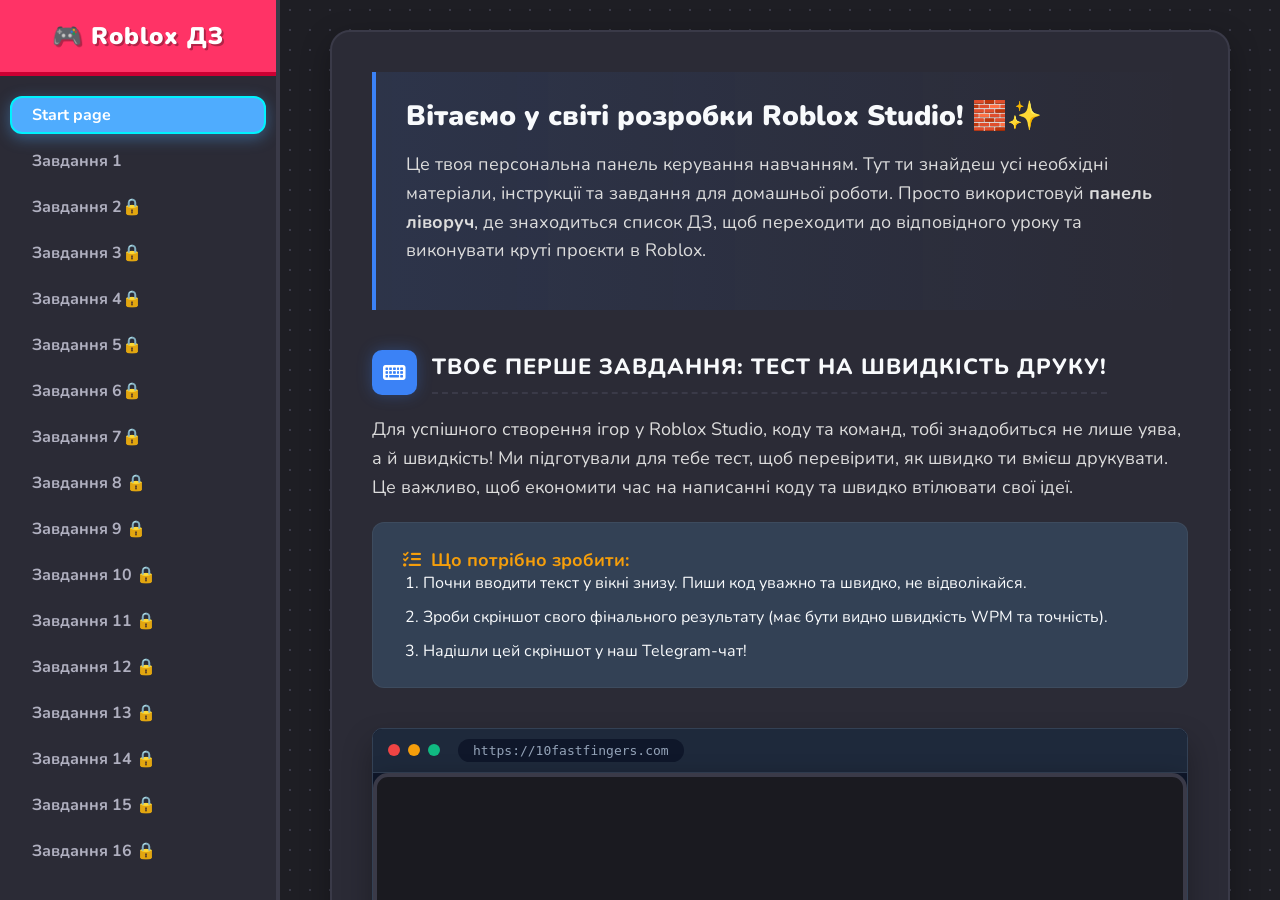
<file: index.html>
<!doctype html>
<html lang="uk">
  <head>
    <meta charset="UTF-8" />
    <meta name="viewport" content="width=device-width, initial-scale=1.0" />
    <title>Roblox Домашні Завдання</title>
    <link
      href="https://fonts.googleapis.com/css2?family=Nunito:wght@400;600;800;900&display=swap"
      rel="stylesheet"
    />
    <link
      rel="stylesheet"
      href="https://cdnjs.cloudflare.com/ajax/libs/font-awesome/6.4.0/css/all.min.css"
    />
    <link rel="stylesheet" href="style.css" />
    <link rel="stylesheet" href="index.css" />
  </head>
  <body>
    <div class="app-container">
      <aside class="sidebar">
        <div class="logo">
          <h2>🎮 Roblox ДЗ</h2>
        </div>
        <nav class="task-list">
          <a href="index.html" class="task-link active">Start page</a>
          <a href="hw1.html" class="task-link">Завдання 1</a>
          <a href="hw2.html" class="task-link">Завдання 2🔒</a>
          <a href="hw3.html" class="task-link">Завдання 3🔒</a>
          <a href="hw4.html" class="task-link">Завдання 4🔒</a>
          <a href="hw5.html" class="task-link">Завдання 5🔒</a>
          <a href="hw6.html" class="task-link">Завдання 6🔒</a>
          <a href="hw7.html" class="task-link">Завдання 7🔒</a>

          <a href="hw8.html" class="task-link">Завдання 8 🔒</a>
          <a href="hw9.html" class="task-link">Завдання 9 🔒</a>
          <a href="hw10.html" class="task-link">Завдання 10 🔒</a>
          <a href="hw11.html" class="task-link">Завдання 11 🔒</a>
          <a href="hw12.html" class="task-link">Завдання 12 🔒</a>
          <a href="hw13.html" class="task-link">Завдання 13 🔒</a>
          <a href="hw14.html" class="task-link">Завдання 14 🔒</a>
          <a href="hw15.html" class="task-link">Завдання 15 🔒</a>
          <a href="hw16.html" class="task-link">Завдання 16 🔒</a>
        </nav>
      </aside>

      <main class="main-content">
        <div class="content-box">
          <div class="welcome-banner">
            <h1>Вітаємо у світі розробки Roblox Studio! 🧱✨</h1>
            <p class="intro-text">
              Це твоя персональна панель керування навчанням. Тут ти знайдеш усі
              необхідні матеріали, інструкції та завдання для домашньої роботи.
              Просто використовуй <strong>панель ліворуч</strong>, де
              знаходиться список ДЗ, щоб переходити до відповідного уроку та
              виконувати круті проєкти в Roblox.
            </p>
          </div>

          <section class="task-section">
            <div class="task-header">
              <div class="task-icon-wrapper">
                <i class="fa-solid fa-keyboard"></i>
              </div>
              <h2 class="task-title">
                Твоє перше завдання: Тест на швидкість друку!
              </h2>
            </div>

            <p class="task-description">
              Для успішного створення ігор у Roblox Studio, коду та команд, тобі
              знадобиться не лише уява, а й швидкість! Ми підготували для тебе
              тест, щоб перевірити, як швидко ти вмієш друкувати. Це важливо,
              щоб економити час на написанні коду та швидко втілювати свої ідеї.
            </p>

            <div class="instructions-card">
              <h3>
                <i class="fa-solid fa-list-check"></i> Що потрібно зробити:
              </h3>
              <ol class="custom-list">
                <li>
                  Почни вводити текст у вікні знизу. Пиши код уважно та швидко,
                  не відволікайся.
                </li>
                <li>
                  Зроби скріншот свого фінального результату (має бути видно
                  швидкість WPM та точність).
                </li>
                <li>Надішли цей скріншот у наш Telegram-чат!</li>
              </ol>
            </div>

            <div class="iframe-browser-mockup">
              <div class="browser-bar">
                <span class="dot red"></span>
                <span class="dot yellow"></span>
                <span class="dot green"></span>
                <div class="browser-url">https://10fastfingers.com</div>
              </div>
              <div class="iframe-wrapper">
                <iframe
                  width="640"
                  height="600"
                  src="https://10fastfingers.com/widgets/ttembeddable/?dur=300&rand=0&words=Robot.start()|Step:10px|Step:20px|Step:50px|Turn:%22Left%22|Turn:%22Right%22|Move(forward)|Move(back)|Say:%22Hello!%22|Say:%22OK%22|Say:%22Go%22|Speed"
                  frameborder="0"
                ></iframe>
              </div>
            </div>
          </section>

          <hr class="glow-divider" />

          <div class="info-box telegram-box">
            <div class="tg-icon">🚀</div>
            <div>
              <strong>ЧАС ПОЧИНАТИ!</strong><br />
              Кожен великий розробник починав з малого. Пройди тест,
              <b>здай результат у Telegram</b> і переходь до першого завдання.
              Удачі у створенні власних світів!
              <br />
            </div>
          </div>
        </div>
      </main>
    </div>

    <div id="lightbox-modal" class="lightbox">
      <span class="close-btn">&times;</span>
      <img class="lightbox-content" id="lightbox-img" />
    </div>

    <script src="script.js"></script>
  </body>
</html>
</file>
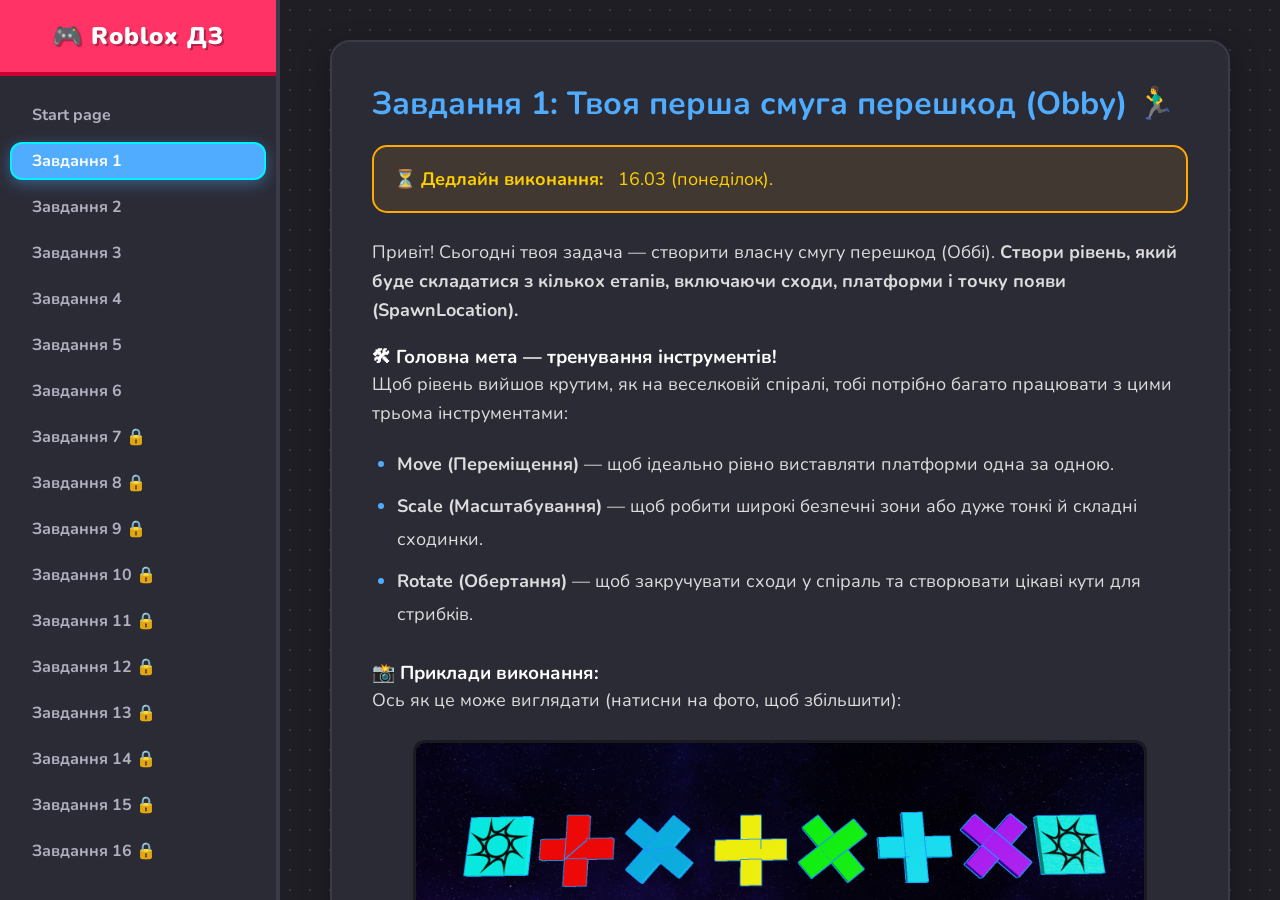
<file: hw1.html>
<!doctype html>
<html lang="uk">
  <head>
    <meta charset="UTF-8" />
    <meta name="viewport" content="width=device-width, initial-scale=1.0" />
    <title>Roblox ДЗ - Завдання 1</title>
    <link
      href="https://fonts.googleapis.com/css2?family=Nunito:wght@400;700;900&display=swap"
      rel="stylesheet"
    />
    <link rel="stylesheet" href="style.css" />
  </head>
  <body>
    <div class="app-container">
      <aside class="sidebar">
        <div class="logo">
          <h2>🎮 Roblox ДЗ</h2>
        </div>
        <nav class="task-list">
          <a href="index.html" class="task-link">Start page</a>
          <a href="hw1.html" class="task-link active">Завдання 1</a>
          <a href="hw2.html" class="task-link">Завдання 2 </a>
          <a href="hw3.html" class="task-link">Завдання 3 </a>
          <a href="hw4.html" class="task-link">Завдання 4 </a>
          <a href="hw5.html" class="task-link">Завдання 5 </a>
          <a href="hw6.html" class="task-link">Завдання 6 </a>
          <a href="hw7.html" class="task-link">Завдання 7 🔒</a>

          <a href="hw8.html" class="task-link">Завдання 8 🔒</a>
          <a href="hw9.html" class="task-link">Завдання 9 🔒</a>
          <a href="hw10.html" class="task-link">Завдання 10 🔒</a>
          <a href="hw11.html" class="task-link">Завдання 11 🔒</a>
          <a href="hw12.html" class="task-link">Завдання 12 🔒</a>
          <a href="hw13.html" class="task-link">Завдання 13 🔒</a>
          <a href="hw14.html" class="task-link">Завдання 14 🔒</a>
          <a href="hw15.html" class="task-link">Завдання 15 🔒</a>
          <a href="hw16.html" class="task-link">Завдання 16 🔒</a>
        </nav>
      </aside>

      <main class="main-content">
        <div class="content-box">
          <h1>Завдання 1: Твоя перша смуга перешкод (Obby) 🏃‍♂️</h1>

          <div class="info-box deadline-box">
            <strong>⏳ Дедлайн виконання:</strong> 16.03 (понеділок).
          </div>

          <p>
            Привіт! Сьогодні твоя задача — створити власну смугу перешкод
            (Оббі).
            <strong
              >Створи рівень, який буде складатися з кількох етапів, включаючи
              сходи, платформи і точку появи (SpawnLocation).</strong
            >
          </p>

          <h3>🛠 Головна мета — тренування інструментів!</h3>
          <p>
            Щоб рівень вийшов крутим, як на веселковій спіралі, тобі потрібно
            багато працювати з цими трьома інструментами:
          </p>
          <ul class="task-steps">
            <li>
              <strong>Move (Переміщення)</strong> — щоб ідеально рівно
              виставляти платформи одна за одною.
            </li>
            <li>
              <strong>Scale (Масштабування)</strong> — щоб робити широкі
              безпечні зони або дуже тонкі й складні сходинки.
            </li>
            <li>
              <strong>Rotate (Обертання)</strong> — щоб закручувати сходи у
              спіраль та створювати цікаві кути для стрибків.
            </li>
          </ul>

          <h3>📸 Приклади виконання:</h3>
          <p>Ось як це може виглядати (натисни на фото, щоб збільшити):</p>

          <div class="slider-wrapper">
            <div class="slider-container">
              <img src="img/1.png" alt="Приклад 1" class="slide active" />
              <img src="img/2.png" alt="Приклад 2" class="slide" />
              <img src="img/3.png" alt="Приклад 3" class="slide" />
              <img src="img/4.png" alt="Приклад 3" class="slide" />
              <img src="img/5.png" alt="Приклад 3" class="slide" />
            </div>

            <div class="slider-controls">
              <button
                class="slider-btn prev-btn"
                style="font-family: arial; font-size: 10px; color: #ffffff"
              >
                &#9668;
              </button>
              <button
                class="slider-btn next-btn"
                style="font-family: arial; font-size: 10px; color: #ffffff"
              >
                &#9658;
              </button>
            </div>
          </div>

          <div class="info-box warning-box">
            <div class="icon">🚫</div>
            <div>
              <strong>Увага: Тулбокс заборонено!</strong><br />
              Користуватися Toolbox у цьому завданні не можна. Всі деталі,
              сходинки та перешкоди ти маєш створити повністю самостійно,
              використовуючи лише базові фігури (Part). Покажи свою
              креативність!
            </div>
          </div>

          <div class="interactive-task">
            <h3>🎮 Перевір себе: Міні-гра!</h3>
            <p>
              Окрім побудови лабіринту в Roblox Studio, на тебе чекає ще одне
              важливе завдання! Зіграй у цю міні-гру, щоб закріпити знання про
              інструменти.
              <strong
                >Коли успішно пройдеш її, обов'язково зроби скріншот свого
                результату та скинь його у наш Telegram-чат</strong
              >
              разом із фотографіями твого лабіринту!
            </p>

            <div class="iframe-wrapper">
              <iframe
                src="https://learningapps.org/watch?v=pa8qwa5ut26"
                allowfullscreen="true"
                webkitallowfullscreen="true"
                mozallowfullscreen="true"
              ></iframe>
            </div>
          </div>

          <div class="info-box telegram-box">
            <div class="tg-icon">📲</div>
            <div>
              <strong>Як здати домашнє завдання:</strong><br />
              Коли все зробиш, обов'язково
              <b>зроби два скріншоти (або фото екрана)</b>: <br />

              📸 Фото твого <b>готового лабіринту</b> з декораціями.<br />

              🎮 Фото <b>пройденої міні-гри</b> .
              <br />

              Відправ обидві фотографії у наш спільний чат в Telegram.
            </div>
          </div>
        </div>
      </main>
    </div>
    <div id="lightbox-modal" class="lightbox">
      <span class="close-btn">&times;</span>
      <img class="lightbox-content" id="lightbox-img" />
    </div>

    <script src="script.js"></script>
  </body>
</html>
</file>
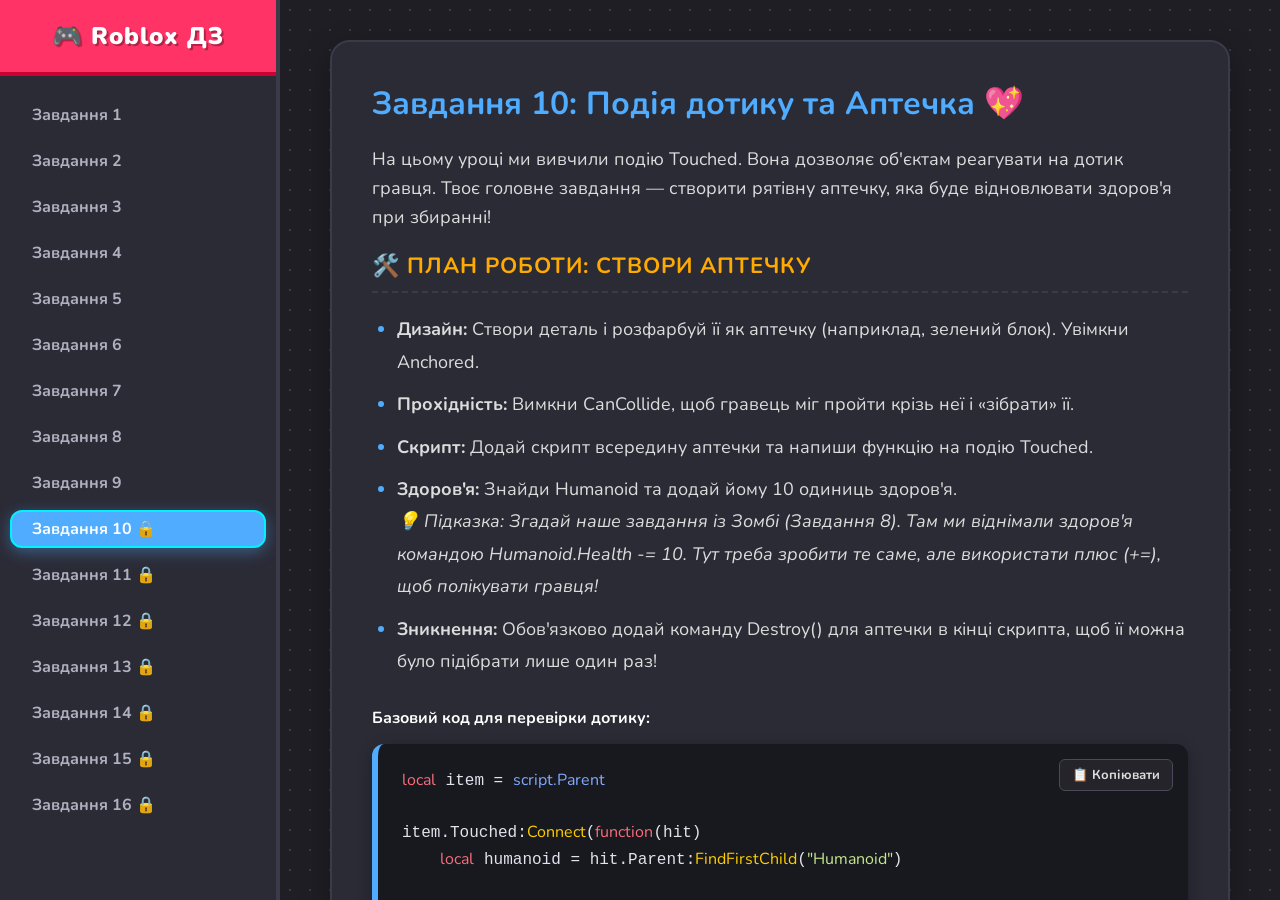
<file: hw10.html>
<!doctype html>
<html lang="uk">
  <head>
    <meta charset="UTF-8" />
    <meta name="viewport" content="width=device-width, initial-scale=1.0" />
    <title>Roblox ДЗ - Завдання 10</title>
    <link
      href="https://fonts.googleapis.com/css2?family=Nunito:wght@400;700;900&display=swap"
      rel="stylesheet"
    />
    <link rel="stylesheet" href="style.css" />
  </head>
  <body>
    <div class="app-container">
      <aside class="sidebar">
        <div class="logo">
          <h2>🎮 Roblox ДЗ</h2>
        </div>
        <nav class="task-list">
          <a href="hw1.html" class="task-link">Завдання 1</a>
          <a href="hw2.html" class="task-link">Завдання 2</a>
          <a href="hw3.html" class="task-link">Завдання 3</a>
          <a href="hw4.html" class="task-link">Завдання 4</a>
          <a href="hw5.html" class="task-link">Завдання 5</a>
          <a href="hw6.html" class="task-link">Завдання 6</a>
          <a href="hw7.html" class="task-link">Завдання 7</a>

          <a href="hw8.html" class="task-link">Завдання 8 </a>
          <a href="hw9.html" class="task-link">Завдання 9 </a>
          <a href="hw10.html" class="task-link active">Завдання 10 🔒</a>
          <a href="hw11.html" class="task-link">Завдання 11 🔒</a>
          <a href="hw12.html" class="task-link">Завдання 12 🔒</a>
          <a href="hw13.html" class="task-link">Завдання 13 🔒</a>
          <a href="hw14.html" class="task-link">Завдання 14 🔒</a>
          <a href="hw15.html" class="task-link">Завдання 15 🔒</a>
          <a href="hw16.html" class="task-link">Завдання 16 🔒</a>
        </nav>
      </aside>

      <main class="main-content locked">
        <div class="content-box">
          <div class="welcome-banner">
            <h1>Завдання 10: Подія дотику та Аптечка 💖</h1>
          </div>
          <p class="intro-text">
            На цьому уроці ми вивчили подію <code>Touched</code>. Вона дозволяє
            об'єктам реагувати на дотик гравця. Твоє головне завдання — створити
            рятівну аптечку, яка буде відновлювати здоров'я при збиранні!
          </p>
          <section class="task-section">
            <div class="task-header">
              <h2 class="task-title">🛠️ План роботи: Створи Аптечку</h2>
            </div>

            <div class="instructions-card">
              <ul class="task-steps">
                <li>
                  <strong>Дизайн:</strong> Створи деталь і розфарбуй її як
                  аптечку (наприклад, зелений блок). Увімкни
                  <code>Anchored</code>.
                </li>
                <li>
                  <strong>Прохідність:</strong> Вимкни <code>CanCollide</code>,
                  щоб гравець міг пройти крізь неї і «зібрати» її.
                </li>
                <li>
                  <strong>Скрипт:</strong> Додай скрипт всередину аптечки та
                  напиши функцію на подію <code>Touched</code>.
                </li>
                <li>
                  <strong>Здоров'я:</strong> Знайди Humanoid та додай йому 10
                  одиниць здоров'я. <br />
                  <em
                    >💡 Підказка: Згадай наше завдання із Зомбі (Завдання 8).
                    Там ми віднімали здоров'я командою
                    <code>Humanoid.Health -= 10</code>. Тут треба зробити те
                    саме, але використати плюс (<code>+=</code>), щоб полікувати
                    гравця!</em
                  >
                </li>
                <li>
                  <strong>Зникнення:</strong> Обов'язково додай команду
                  <code>Destroy()</code> для аптечки в кінці скрипта, щоб її
                  можна було підібрати лише один раз!
                </li>
              </ul>
            </div>

            <h4 style="margin-top: 30px; margin-bottom: 15px">
              Базовий код для перевірки дотику:
            </h4>
            <div class="code-placeholder">
              <button
                class="copy-btn"
                onclick="copyCode2(this, 'lua-code-touched')"
              >
                📋 Копіювати
              </button>
              <pre><code id="lua-code-touched"><span class="lua-keyword">local</span> item = <span class="lua-object">script.Parent</span>

item.Touched:<span class="lua-func">Connect</span>(<span class="lua-keyword">function</span>(hit)
    <span class="lua-keyword">local</span> humanoid = hit.Parent:<span class="lua-func">FindFirstChild</span>(<span class="lua-string">"Humanoid"</span>)
    
    <span class="lua-keyword">if</span> humanoid <span class="lua-keyword">then</span>
        <span class="lua-comment">-- ТУТ НАПИШИ КОД ДОДАВАННЯ ЗДОРОВ'Я</span>
        
        <span class="lua-comment">-- ТУТ НАПИШИ КОД ЗНИЩЕННЯ АПТЕЧКИ</span>
    <span class="lua-keyword">end</span>
<span class="lua-keyword">end</span>)</code></pre>
            </div>

            <details
              class="instructions-card"
              style="
                margin-top: 30px;
                background-color: rgba(56, 189, 248, 0.1);
                border: 1px dashed #38bdf8;
                cursor: pointer;
              "
            >
              <summary
                style="
                  font-size: 28px;
                  font-weight: bold;
                  color: #38bdf8;
                  outline: none;
                  padding: 15px 0;
                "
              >
                🔥 Додаткові завдання для ПРО-скриптерів (Натисни)
              </summary>
              <div
                style="
                  margin-top: 15px;
                  border-top: 1px solid rgba(56, 189, 248, 0.2);
                  padding-top: 15px;
                "
              >
                <p style="color: var(--text-main); margin-bottom: 15px">
                  Справився з аптечкою дуже швидко? Спробуй створити ще два
                  об'єкти на базі того самого скрипту:
                </p>
                <ul class="task-steps" style="color: var(--text-main)">
                  <li>
                    <strong>💀 Кислотна калюжа (Пастка):</strong> Створи зелену
                    плоску деталь. Напиши скрипт, який буде не лікувати, а
                    навпаки — <strong>віднімати 20 здоров'я</strong> при дотику.
                    Знищувати калюжу після дотику не потрібно!
                  </li>
                  <li style="margin-top: 10px">
                    <strong>⚡ Енергетик (Jump Pad):</strong> Створи ще один
                    предмет. При дотику до нього звернися до властивості
                    <code>Humanoid.WalkSpeed</code> та встанови її на
                    <strong>50</strong> (стандартна швидкість 16). Тепер гравець
                    бігатиме як Флеш!
                  </li>
                </ul>
              </div>
            </details>
          </section>

          <hr class="glow-divider" />
          <section class="interactive-section">
            <div class="interactive-task">
              <h3>🎮 Перевір себе: Ремонт коду (Touched)</h3>
              <p>
                Віднови скрипт для збирання предмета! Перетягни правильні
                команди на свої місця, щоб код запрацював без помилок. Звертай
                увагу на те, як працює подія дотику та пошук гравця.
              </p>

              <div class="iframe-wrapper" style="margin-bottom: 25px">
                <iframe
                  style="max-width: 100%"
                  src="https://wordwall.net/uk/embed/c5f80aa6906a4e288a595112e6c47f79?themeId=45&templateId=36&fontStackId=0"
                  width="500"
                  height="380"
                  frameborder="0"
                  allowfullscreen
                ></iframe>
              </div>
            </div>
          </section>

          <div class="info-box telegram-box">
            <div class="tg-icon">📲</div>
            <div>
              <strong>Як здати завдання:</strong><br />
              1️⃣ Запиши відео, як ти втрачаєш здоров'я (наприклад, у лаві), а
              потім лікуєшся своєю аптечкою.<br />
              2️⃣ Зроби скріншот пройденого інтерактивного завдання.<br />
              Відправ матеріали у наш Telegram-чат.
            </div>
          </div>
        </div>

        <div class="lock-overlay">
          <div class="lock-card">
            <div class="lock-icon">🛑</div>
            <h2>Ці домашні завдання поки недоступні.</h2>
          </div>
        </div>
      </main>
    </div>
    <script src="script.js"></script>
  </body>
</html>
</file>
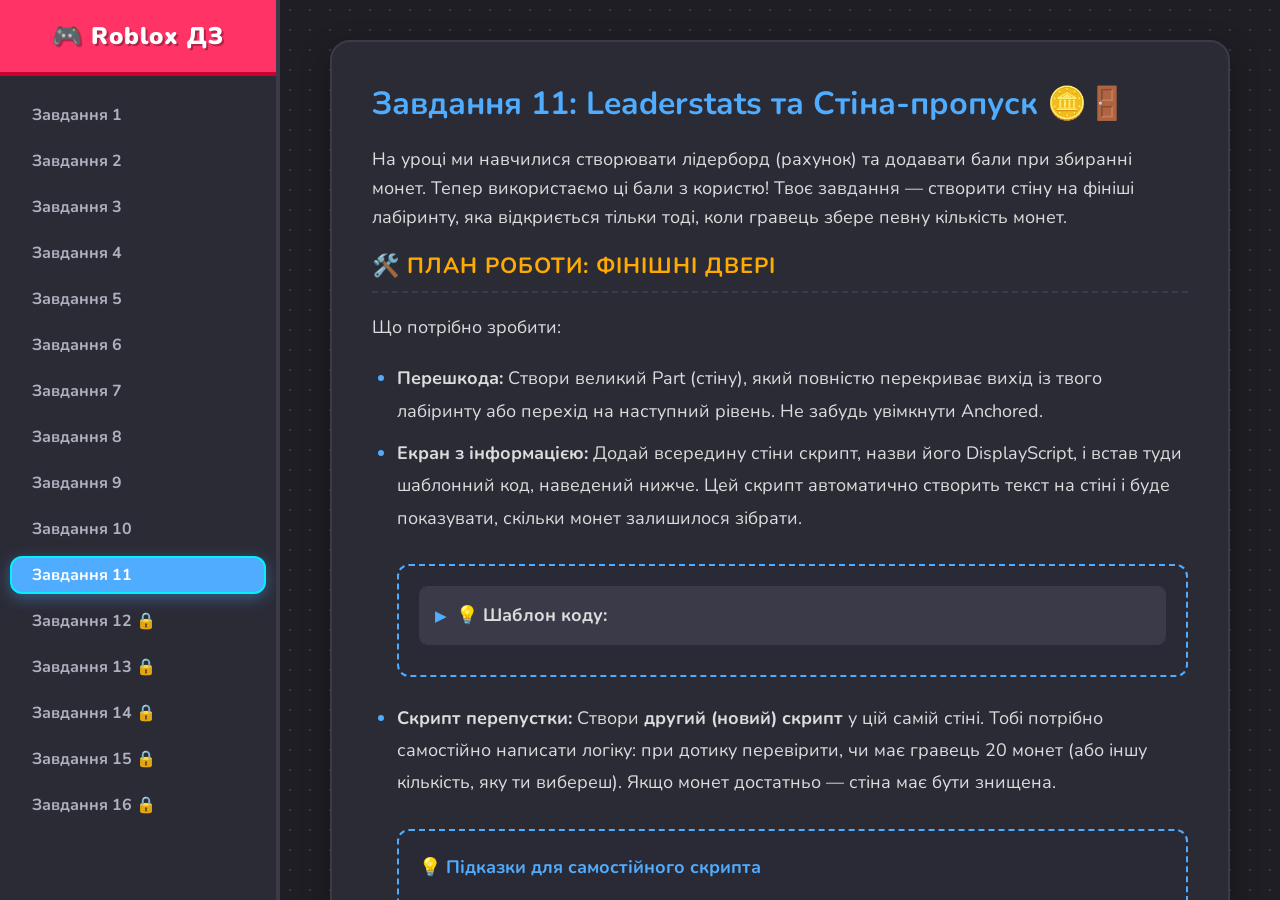
<file: hw11.html>
<!doctype html>
<html lang="uk">
  <head>
    <meta charset="UTF-8" />
    <meta name="viewport" content="width=device-width, initial-scale=1.0" />
    <title>Roblox ДЗ - Завдання 11</title>
    <link
      href="https://fonts.googleapis.com/css2?family=Nunito:wght@400;700;900&display=swap"
      rel="stylesheet"
    />
    <link rel="stylesheet" href="style.css" />
  </head>
  <body>
    <div class="app-container">
      <aside class="sidebar">
        <div class="logo">
          <h2>🎮 Roblox ДЗ</h2>
        </div>
        <nav class="task-list">
          <a href="hw1.html" class="task-link">Завдання 1</a>
          <a href="hw2.html" class="task-link">Завдання 2</a>
          <a href="hw3.html" class="task-link">Завдання 3</a>
          <a href="hw4.html" class="task-link">Завдання 4</a>
          <a href="hw5.html" class="task-link">Завдання 5</a>
          <a href="hw6.html" class="task-link">Завдання 6</a>
          <a href="hw7.html" class="task-link">Завдання 7</a>

          <a href="hw8.html" class="task-link">Завдання 8</a>
          <a href="hw9.html" class="task-link">Завдання 9 </a>
          <a href="hw10.html" class="task-link">Завдання 10 </a>
          <a href="hw11.html" class="task-link active">Завдання 11 </a>
          <a href="hw12.html" class="task-link">Завдання 12 🔒</a>
          <a href="hw13.html" class="task-link">Завдання 13 🔒</a>
          <a href="hw14.html" class="task-link">Завдання 14 🔒</a>
          <a href="hw15.html" class="task-link">Завдання 15 🔒</a>
          <a href="hw16.html" class="task-link">Завдання 16 🔒</a>
        </nav>
      </aside>

      <main class="main-content locked">
        <div class="content-box">
          <div class="welcome-banner">
            <h1>Завдання 11: Leaderstats та Стіна-пропуск 🪙🚪</h1>
          </div>

          <p class="intro-text">
            На уроці ми навчилися створювати лідерборд (рахунок) та додавати
            бали при збиранні монет. Тепер використаємо ці бали з користю! Твоє
            завдання — створити стіну на фініші лабіринту, яка відкриється
            тільки тоді, коли гравець збере певну кількість монет.
          </p>

          <section class="task-section">
            <div class="task-header">
              <h2 class="task-title">🛠️ План роботи: Фінішні двері</h2>
            </div>

            <div class="instructions-card">
              <p>Що потрібно зробити:</p>
              <ul class="task-steps">
                <li>
                  <strong>Перешкода:</strong> Створи великий Part (стіну), який
                  повністю перекриває вихід із твого лабіринту або перехід на
                  наступний рівень. Не забудь увімкнути <code>Anchored</code>.
                </li>
                <li>
                  <strong>Екран з інформацією:</strong> Додай всередину стіни
                  скрипт, назви його <code>DisplayScript</code>, і встав туди
                  шаблонний код, наведений нижче. Цей скрипт автоматично
                  створить текст на стіні і буде показувати, скільки монет
                  залишилося зібрати.
                </li>
                <div class="hints-wrapper" style="margin-top: 30px">
                  <details class="hint-item">
                    <summary>💡 Шаблон коду:</summary>
                    <div class="code-placeholder">
                      <button
                        class="copy-btn"
                        onclick="copyCode2(this, 'lua-code-gui')"
                      >
                        📋 Копіювати
                      </button>
                      <pre><code id="lua-code-gui"><span class="lua-keyword">local</span> wall = <span class="lua-object">script.Parent</span>
<span class="lua-keyword">local</span> requiredCoins = <span class="lua-num">20</span> <span class="lua-comment">-- Скільки монет потрібно зібрати</span>

<span class="lua-comment">-- 1. Створення екрана та тексту на стіні</span>
<span class="lua-keyword">local</span> surfaceGui = <span class="lua-func">Instance.new</span>(<span class="lua-string">"SurfaceGui"</span>)
surfaceGui.Face = <span class="lua-object">Enum.NormalId.Front</span> <span class="lua-comment">-- Якщо текст з іншого боку, зміни Front на Back, Left або Right</span>
surfaceGui.Parent = wall

<span class="lua-keyword">local</span> textLabel = <span class="lua-func">Instance.new</span>(<span class="lua-string">"TextLabel"</span>)
textLabel.Size = <span class="lua-func">UDim2.new</span>(<span class="lua-num">1</span>, <span class="lua-num">0</span>, <span class="lua-num">1</span>, <span class="lua-num">0</span>)
textLabel.BackgroundTransparency = <span class="lua-num">1</span>
textLabel.TextColor3 = <span class="lua-func">Color3.fromRGB</span>(<span class="lua-num">255</span>, <span class="lua-num">50</span>, <span class="lua-num">50</span>)
textLabel.TextScaled = <span class="lua-keyword">true</span>
textLabel.Font = <span class="lua-object">Enum.Font.FredokaOne</span>
textLabel.Text = <span class="lua-string">"Збери "</span> .. requiredCoins .. <span class="lua-string">" монет!"</span>
textLabel.Parent = surfaceGui

<span class="lua-comment">-- 2. Оновлення тексту при дотику гравця</span>
wall.Touched:<span class="lua-func">Connect</span>(<span class="lua-keyword">function</span>(hit)
    <span class="lua-keyword">local</span> character = hit.Parent
    <span class="lua-keyword">local</span> player = <span class="lua-object">game.Players</span>:<span class="lua-func">FindFirstChild</span>(character.Name)
    
    <span class="lua-keyword">if</span> player <span class="lua-keyword">then</span>
        <span class="lua-comment">-- УВАГА: Якщо твоя змінна лідерборду називається не "score", зміни слово нижче!</span>
        <span class="lua-keyword">local</span> currentCoins = player.<span class="lua-prop">leaderstats</span>.score.<span class="lua-prop">Value</span> 
        
        <span class="lua-keyword">if</span> currentCoins < requiredCoins <span class="lua-keyword">then</span>
            <span class="lua-keyword">local</span> leftToCollect = requiredCoins - currentCoins
            textLabel.Text = <span class="lua-string">"Залишилося: "</span> .. leftToCollect
        <span class="lua-keyword">end</span>
    <span class="lua-keyword">end</span>
<span class="lua-keyword">end</span>)</code></pre>
                    </div>
                  </details>
                </div>
                <li>
                  <strong>Скрипт перепустки:</strong> Створи
                  <strong>другий (новий) скрипт</strong> у цій самій стіні. Тобі
                  потрібно самостійно написати логіку: при дотику перевірити, чи
                  має гравець 20 монет (або іншу кількість, яку ти вибереш).
                  Якщо монет достатньо — стіна має бути знищена.
                  <div class="hints-wrapper" style="margin-top: 30px">
                    <h4>💡 Підказки для самостійного скрипта</h4>
                    <p
                      style="
                        font-size: 14px;
                        margin-bottom: 15px;
                        color: var(--text-muted);
                      "
                    >
                      Відкривай кроки по черзі, якщо не знаєш, що писати далі.
                    </p>

                    <details class="hint-item">
                      <summary>1. Початок скрипта</summary>
                      <p>
                        Тобі потрібна подія дотику. Створи змінну для стіни
                        (<code
                          ><span class="lua-object">script.Parent</span></code
                        >) та напиши конструкцію
                        <code
                          >Touched:<span class="lua-func">Connect</span>(<span
                            class="lua-keyword"
                            >function</span
                          >(otherPart)</code
                        >. Далі знайди гравця через
                        <code
                          >otherPart.<span class="lua-prop">Parent</span></code
                        >
                        та
                        <code
                          ><span class="lua-object">game.Players</span>:<span
                            class="lua-func"
                            >FindFirstChild</span
                          >(...)</code
                        >, як ми робили на уроці.
                      </p>
                    </details>

                    <details class="hint-item">
                      <summary>2. Доступ до рахунку (Leaderstats)</summary>
                      <p>
                        Коли ти знайшов гравця та перевірив його наявність
                        (<code
                          ><span class="lua-keyword">if</span> player
                          <span class="lua-keyword">then</span></code
                        >), звернися до його монет. Шлях такий:
                        <code
                          >player.<span class="lua-prop">leaderstats</span
                          >.ТВОЯ_НАЗВА_СТАТИСТИКИ.<span class="lua-prop"
                            >Value</span
                          ></code
                        >. Можеш зберегти це в окрему змінну.
                      </p>
                    </details>

                    <details class="hint-item">
                      <summary>3. Перевірка умови</summary>
                      <p>
                        Використай розгалуження. Напиши:
                        <strong>ЯКЩО</strong> монети гравця більше або дорівнює
                        (<code>&gt;=</code>) 20, <strong>ТОДІ</strong>...
                      </p>
                    </details>

                    <details class="hint-item">
                      <summary>4. Відкриття проходу</summary>
                      <p>
                        Всередині блоку
                        <code><span class="lua-keyword">if</span></code> напиши
                        команду, яка знищить стіну (команда
                        <code>:<span class="lua-func">Destroy</span>()</code>
                        для твоєї змінної стіни). Готово!
                      </p>
                    </details>
                  </div>
                </li>
              </ul>
            </div>
          </section>

          <div class="video-section">
            <h3 class="task-title" style="margin-bottom: 15px">
              <i class="fa-brands fa-youtube" style="color: #ff0000"></i>
              Відеоінструкція
            </h3>
            <div class="youtube-wrapper">
              <iframe
                width="560"
                height="315"
                src="https://www.youtube.com/embed/-qrk14aous4?si=8tuj19hXGpA-WnEN"
                title="YouTube video player"
                frameborder="0"
                allow="
                  accelerometer;
                  autoplay;
                  clipboard-write;
                  encrypted-media;
                  gyroscope;
                  picture-in-picture;
                  web-share;
                "
                referrerpolicy="strict-origin-when-cross-origin"
                allowfullscreen
              ></iframe>
            </div>
          </div>
          <hr class="divider" />

          <section class="interactive-section">
            <div class="interactive-task">
              <h3>🎮 Перевір себе: Термінологія Leaderstats</h3>
              <p>
                У програмуванні одна неправильна літера може зламати весь код!
                Збери з літер правильні назви команд та властивостей, які ми
                використовуємо для створення рахунку.
              </p>

              <div class="iframe-wrapper">
                <iframe
                  style="max-width: 100%"
                  src="https://wordwall.net/uk/embed/97efb74e774f444c90021e222488df0a?themeId=60&templateId=79&fontStackId=0"
                  width="500"
                  height="380"
                  frameborder="0"
                  allowfullscreen
                ></iframe>
              </div>
            </div>
          </section>

          <div class="info-box telegram-box">
            <div class="tg-icon">📲</div>
            <div>
              <strong>Як здати завдання:</strong><br />
              1️⃣ Зроби відео, де ти підходиш до стіни без монет (вона пише
              залишок), а потім збираєш 20 монет, підходиш знову — і стіна
              зникає.<br />
              2️⃣ Обов'язково зроби скріншоти результату в міні-іграх.<br />
              Відправ фото у наш Telegram-чат.
            </div>
          </div>
        </div>

        <!--<div class="lock-overlay">
          <div class="lock-card">
            <div class="lock-icon">🛑</div>
            <h2>Ці домашні завдання поки недоступні.</h2>
          </div>
        </div>-->
      </main>
    </div>
    <script src="script.js"></script>
  </body>
</html>
</file>
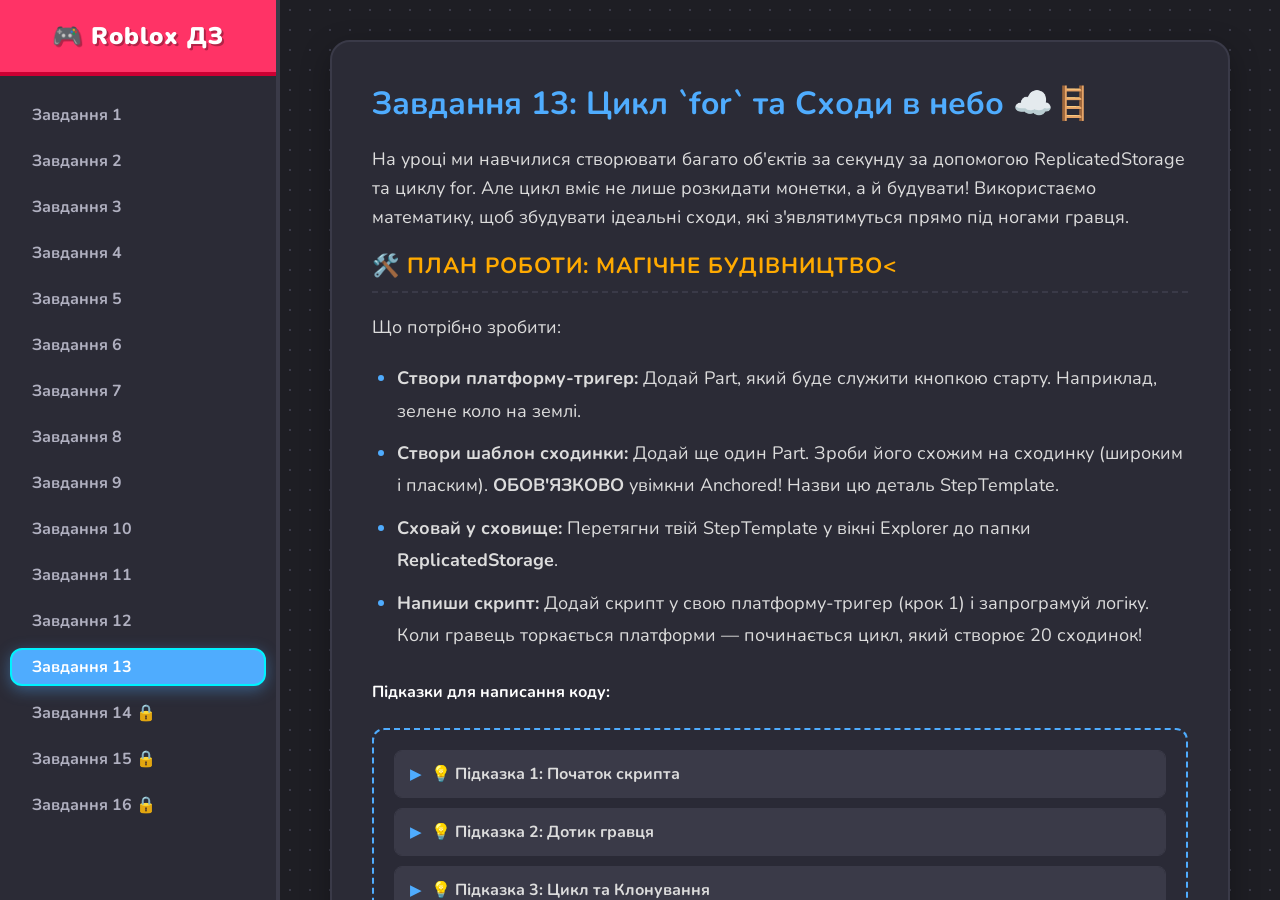
<file: hw13.html>
<!doctype html>
<html lang="uk">
  <head>
    <meta charset="UTF-8" />
    <meta name="viewport" content="width=device-width, initial-scale=1.0" />
    <title>Roblox ДЗ - Завдання 13</title>
    <link
      href="https://fonts.googleapis.com/css2?family=Nunito:wght@400;700;900&display=swap"
      rel="stylesheet"
    />
    <link rel="stylesheet" href="style.css" />
  </head>
  <body>
    <div class="app-container">
      <aside class="sidebar">
        <div class="logo">
          <h2>🎮 Roblox ДЗ</h2>
        </div>
        <nav class="task-list">
          <a href="hw1.html" class="task-link">Завдання 1</a>
          <a href="hw2.html" class="task-link">Завдання 2</a>
          <a href="hw3.html" class="task-link">Завдання 3</a>
          <a href="hw4.html" class="task-link">Завдання 4</a>
          <a href="hw5.html" class="task-link">Завдання 5</a>
          <a href="hw6.html" class="task-link">Завдання 6</a>
          <a href="hw7.html" class="task-link">Завдання 7</a>

          <a href="hw8.html" class="task-link">Завдання 8</a>
          <a href="hw9.html" class="task-link">Завдання 9 </a>
          <a href="hw10.html" class="task-link">Завдання 10 </a>
          <a href="hw11.html" class="task-link">Завдання 11 </a>
          <a href="hw12.html" class="task-link">Завдання 12 </a>
          <a href="hw13.html" class="task-link active">Завдання 13 </a>
          <a href="hw14.html" class="task-link">Завдання 14 🔒</a>
          <a href="hw15.html" class="task-link">Завдання 15 🔒</a>
          <a href="hw16.html" class="task-link">Завдання 16 🔒</a>
        </nav>
      </aside>

      <main class="main-content locked">
        <div class="content-box">
          <div class="welcome-banner">
            <h1>Завдання 13: Цикл `for` та Сходи в небо ☁️🪜</h1>
          </div>

          <p class="intro-text">
            На уроці ми навчилися створювати багато об'єктів за секунду за
            допомогою <code>ReplicatedStorage</code> та циклу <code>for</code>.
            Але цикл вміє не лише розкидати монетки, а й будувати! Використаємо
            математику, щоб збудувати ідеальні сходи, які з'являтимуться прямо
            під ногами гравця.
          </p>

          <section class="task-section">
            <div class="task-header">
              <h2 class="task-title">🛠️ План роботи: Магічне будівництво<</h2>
            </div>

            <div class="instructions-card">
              <p>Що потрібно зробити:</p>
              <ul class="task-steps">
                <li>
                  <strong>Створи платформу-тригер:</strong> Додай Part, який
                  буде служити кнопкою старту. Наприклад, зелене коло на землі.
                </li>
                <li>
                  <strong>Створи шаблон сходинки:</strong> Додай ще один Part.
                  Зроби його схожим на сходинку (широким і пласким).
                  <strong>ОБОВ'ЯЗКОВО</strong> увімкни <code>Anchored</code>!
                  Назви цю деталь <code>StepTemplate</code>.
                </li>
                <li>
                  <strong>Сховай у сховище:</strong> Перетягни твій
                  <code>StepTemplate</code> у вікні Explorer до папки
                  <strong>ReplicatedStorage</strong>.
                </li>
                <li>
                  <strong>Напиши скрипт:</strong> Додай скрипт у свою
                  платформу-тригер (крок 1) і запрограмуй логіку. Коли гравець
                  торкається платформи — починається цикл, який створює 20
                  сходинок!
                </li>
              </ul>
            </div>
            <h4 style="margin-top: 30px; margin-bottom: 15px">
              <i class="fa-solid fa-brain"></i> Підказки для написання коду:
            </h4>

            <div class="hints-wrapper">
              <details class="hint-item">
                <summary>💡 Підказка 1: Початок скрипта</summary>
                <p>
                  Спочатку створи змінну для своєї платформи. Потім отримай
                  доступ до <code>ReplicatedStorage</code> і знайди там свою
                  сходинку, як ми робили на уроці з монеткою.
                </p>
              </details>

              <details class="hint-item">
                <summary>💡 Підказка 2: Дотик гравця</summary>
                <p>
                  Напиши функцію на подію <code>Touched</code>. Знайди
                  <code>Humanoid</code> через <code>hit.Parent</code>. Якщо
                  Гуманоїд є — тоді запускай будівництво!
                </p>
              </details>

              <details class="hint-item">
                <summary>💡 Підказка 3: Цикл та Клонування</summary>
                <p>
                  Напиши цикл
                  <code
                    ><span class="lua-keyword">for</span> i =
                    <span class="lua-num">1</span>,
                    <span class="lua-num">20</span>
                    <span class="lua-keyword">do</span></code
                  >. Всередині циклу створи копію сходинки командою
                  <code><span class="lua-func">Clone</span>()</code>.
                </p>
              </details>

              <details class="hint-item">
                <summary>💡 Підказка 4: Секретна математика (Позиція)</summary>
                <p>
                  Щоб сходинки не з'явилися в одній точці, використай змінну
                  <code>i</code>! <br />
                  Напиши:
                  <code
                    ><span class="lua-keyword">local</span> y = i *
                    <span class="lua-num">3</span></code
                  >
                  (це висота)<br />
                  Напиши:
                  <code
                    ><span class="lua-keyword">local</span> z = i *
                    <span class="lua-num">4</span></code
                  >
                  (це зсув вперед)<br />
                  Тоді перша сходинка буде на висоті 3, друга — 6, третя — 9...
                  Справжні сходи! Задай цю позицію новій сходинці.
                </p>
              </details>

              <details class="hint-item">
                <summary>💡 Підказка 5: Фінальний штрих</summary>
                <p>
                  Не забудь перемістити нову сходинку у
                  <code><span class="lua-object">workspace</span></code
                  >. Також додай
                  <code
                    ><span class="lua-func">wait</span>(<span class="lua-num"
                      >0.2</span
                    >)</code
                  >
                  всередину циклу, щоб бачити, як сходи будуються по черзі, а не
                  з'являються всі миттєво.
                </p>
              </details>
            </div>
          </section>

          <div class="video-section">
            <h3 class="task-title" style="margin-bottom: 15px">
              <i class="fa-brands fa-youtube" style="color: #ff0000"></i>
              Відеоінструкція
            </h3>
            <div class="youtube-wrapper">
              <iframe
                width="560"
                height="315"
                src="https://www.youtube.com/embed/q8sEWYTGzyI?si=xanV0zu83Q1lMtPD"
                title="YouTube video player"
                frameborder="0"
                allow="
                  accelerometer;
                  autoplay;
                  clipboard-write;
                  encrypted-media;
                  gyroscope;
                  picture-in-picture;
                  web-share;
                "
                referrerpolicy="strict-origin-when-cross-origin"
                allowfullscreen
              ></iframe>
            </div>
          </div>
          <hr class="divider" />

          <section class="interactive-section">
            <div class="interactive-task">
              <h3>🎮 Перевір себе: Правда чи Брехня про Цикли</h3>
              <p>
                Час розвіяти міфи! Чи добре ти запам'ятав різницю між
                нескінченним <code>while</code> та точним <code>for</code>?
                Читай твердження на екрані та швидко вирішуй: це чиста правда чи
                вигадка нубів!
              </p>

              <div class="iframe-wrapper">
                <iframe
                  style="max-width: 100%"
                  src="https://wordwall.net/uk/embed/6a55da85165c4a06a2bc32182266f69c?themeId=1&templateId=35&fontStackId=0"
                  width="500"
                  height="380"
                  frameborder="0"
                  allowfullscreen
                ></iframe>
              </div>
            </div>
          </section>

          <div class="info-box telegram-box">
            <div class="tg-icon">📲</div>
            <div>
              <strong>Як здати завдання:</strong><br />
              1️⃣ Запиши відео, де ти стаєш на кнопку, і перед тобою ефектно
              будуються сходи в небо!<br />
              2️⃣ Обов'язково зроби скріншоти результату в міні-іграх.<br />
              Відправ фото у наш Telegram-чат.
            </div>
          </div>
        </div>

        <!--<div class="lock-overlay">
          <div class="lock-card">
            <div class="lock-icon">🛑</div>
            <h2>Ці домашні завдання поки недоступні.</h2>
          </div>
        </div>-->
      </main>
    </div>
    <script src="script.js"></script>
  </body>
</html>
</file>
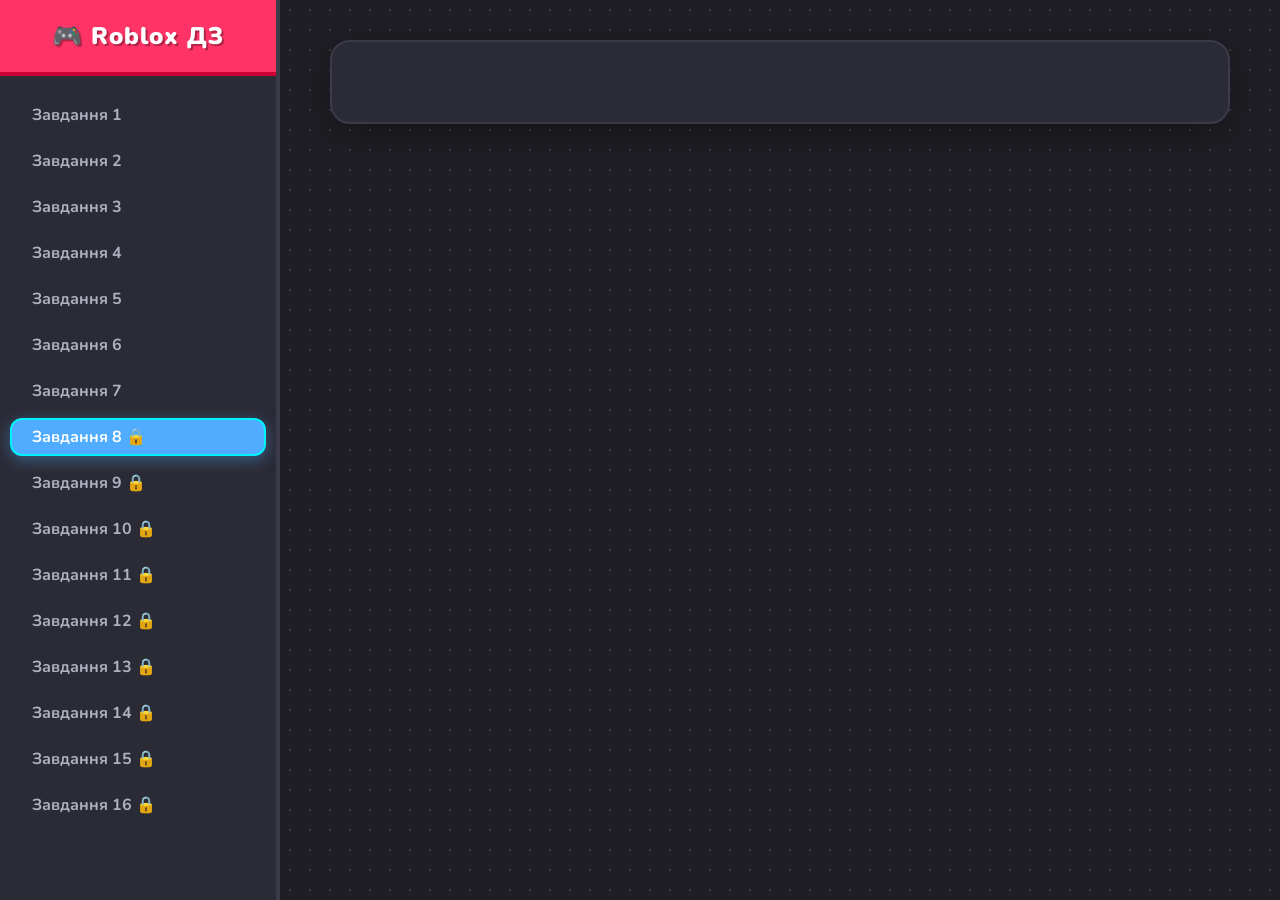
<file: hw14.html>
<!doctype html>
<html lang="uk">
  <head>
    <meta charset="UTF-8" />
    <meta name="viewport" content="width=device-width, initial-scale=1.0" />
    <title>Roblox ДЗ - Завдання 1</title>
    <link
      href="https://fonts.googleapis.com/css2?family=Nunito:wght@400;700;900&display=swap"
      rel="stylesheet"
    />
    <link rel="stylesheet" href="style.css" />
  </head>
  <body>
    <div class="app-container">
      <aside class="sidebar">
        <div class="logo">
          <h2>🎮 Roblox ДЗ</h2>
        </div>
        <nav class="task-list">
          <a href="hw1.html" class="task-link">Завдання 1</a>
          <a href="hw2.html" class="task-link">Завдання 2</a>
          <a href="hw3.html" class="task-link">Завдання 3</a>
          <a href="hw4.html" class="task-link">Завдання 4</a>
          <a href="hw5.html" class="task-link">Завдання 5</a>
          <a href="hw6.html" class="task-link">Завдання 6</a>
          <a href="hw7.html" class="task-link">Завдання 7</a>

          <a href="hw8.html" class="task-link active">Завдання 8 🔒</a>
          <a href="hw9.html" class="task-link">Завдання 9 🔒</a>
          <a href="hw10.html" class="task-link">Завдання 10 🔒</a>
          <a href="hw11.html" class="task-link">Завдання 11 🔒</a>
          <a href="hw12.html" class="task-link">Завдання 12 🔒</a>
          <a href="hw13.html" class="task-link">Завдання 13 🔒</a>
          <a href="hw14.html" class="task-link">Завдання 14 🔒</a>
          <a href="hw15.html" class="task-link">Завдання 15 🔒</a>
          <a href="hw16.html" class="task-link">Завдання 16 🔒</a>
        </nav>
      </aside>

      <main class="main-content locked">
        <div class="content-box"></div>

        <div class="lock-overlay">
          <div class="lock-card">
            <div class="lock-icon">🛑</div>
            <h2>Ці домашні завдання поки недоступні.</h2>
          </div>
        </div>
      </main>
    </div>
  </body>
</html>
</file>
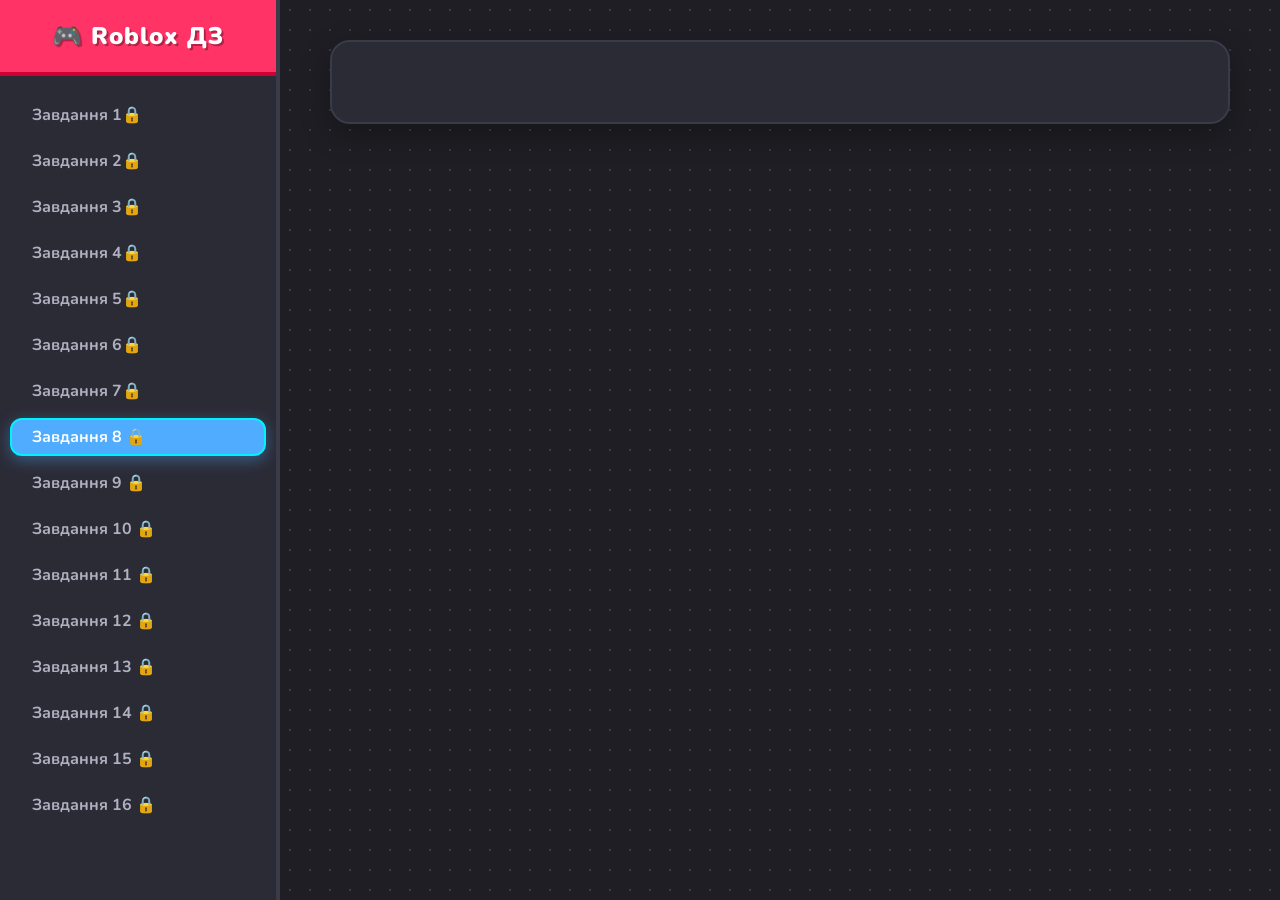
<file: hw16.html>
<!doctype html>
<html lang="uk">
  <head>
    <meta charset="UTF-8" />
    <meta name="viewport" content="width=device-width, initial-scale=1.0" />
    <title>Roblox ДЗ - Завдання 1</title>
    <link
      href="https://fonts.googleapis.com/css2?family=Nunito:wght@400;700;900&display=swap"
      rel="stylesheet"
    />
    <link rel="stylesheet" href="style.css" />
  </head>
  <body>
    <div class="app-container">
      <aside class="sidebar">
        <div class="logo">
          <h2>🎮 Roblox ДЗ</h2>
        </div>
        <nav class="task-list">
          <a href="hw1.html" class="task-link">Завдання 1🔒</a>
          <a href="hw2.html" class="task-link">Завдання 2🔒</a>
          <a href="hw3.html" class="task-link">Завдання 3🔒</a>
          <a href="hw4.html" class="task-link">Завдання 4🔒</a>
          <a href="hw5.html" class="task-link">Завдання 5🔒</a>
          <a href="hw6.html" class="task-link">Завдання 6🔒</a>
          <a href="hw7.html" class="task-link">Завдання 7🔒</a>

          <a href="hw8.html" class="task-link active">Завдання 8 🔒</a>
          <a href="hw9.html" class="task-link">Завдання 9 🔒</a>
          <a href="hw10.html" class="task-link">Завдання 10 🔒</a>
          <a href="hw11.html" class="task-link">Завдання 11 🔒</a>
          <a href="hw12.html" class="task-link">Завдання 12 🔒</a>
          <a href="hw13.html" class="task-link">Завдання 13 🔒</a>
          <a href="hw14.html" class="task-link">Завдання 14 🔒</a>
          <a href="hw15.html" class="task-link">Завдання 15 🔒</a>
          <a href="hw16.html" class="task-link">Завдання 16 🔒</a>
        </nav>
      </aside>

      <main class="main-content locked">
        <div class="content-box"></div>

        <div class="lock-overlay">
          <div class="lock-card">
            <div class="lock-icon">🛑</div>
            <h2>Ці домашні завдання поки недоступні.</h2>
          </div>
        </div>
      </main>
    </div>
  </body>
</html>
</file>
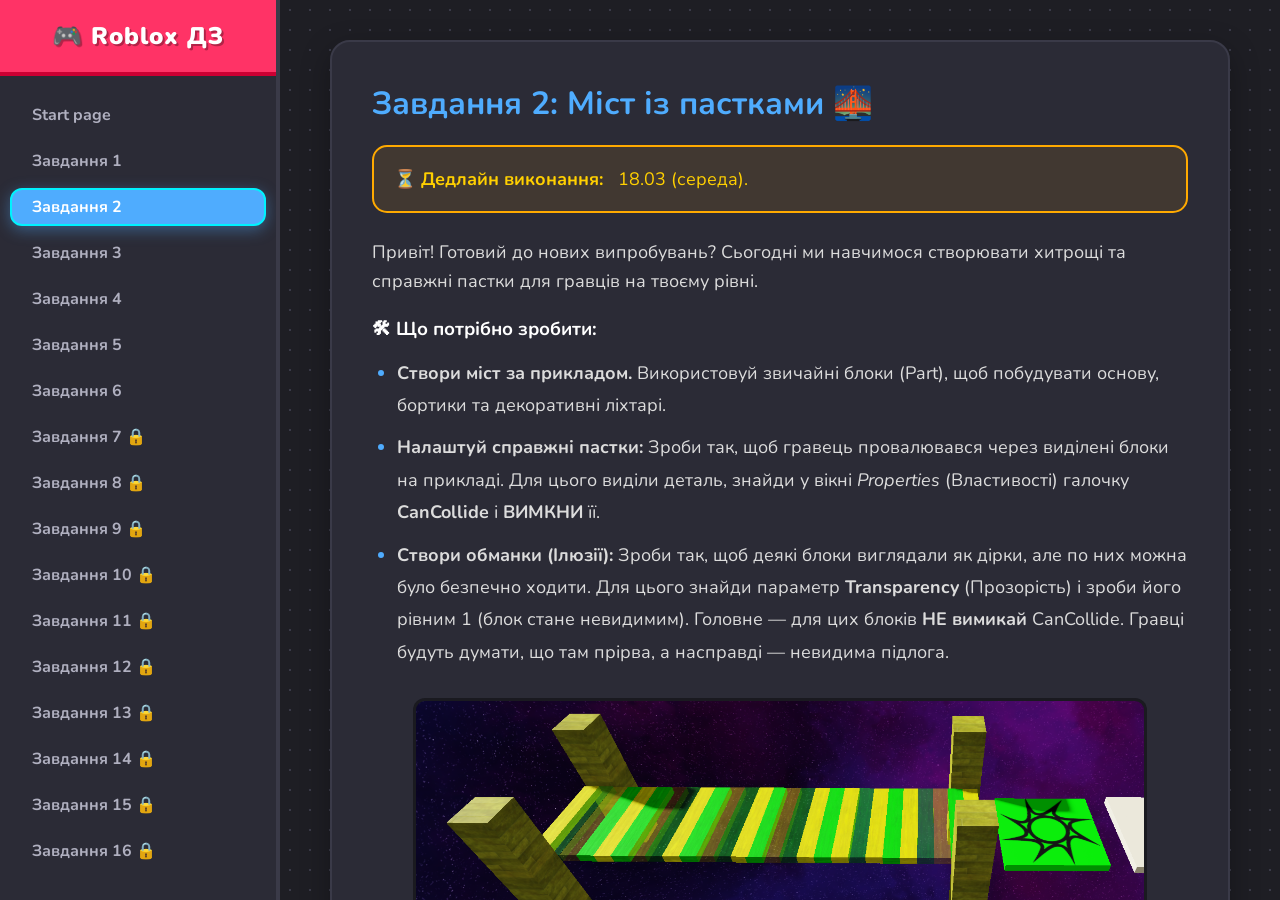
<file: hw2.html>
<!doctype html>
<html lang="uk">
  <head>
    <meta charset="UTF-8" />
    <meta name="viewport" content="width=device-width, initial-scale=1.0" />
    <title>Roblox ДЗ - Завдання 2</title>
    <link
      href="https://fonts.googleapis.com/css2?family=Nunito:wght@400;700;900&display=swap"
      rel="stylesheet"
    />
    <link rel="stylesheet" href="style.css" />
  </head>
  <body>
    <div class="app-container">
      <aside class="sidebar">
        <div class="logo">
          <h2>🎮 Roblox ДЗ</h2>
        </div>
        <nav class="task-list">
          <a href="index.html" class="task-link">Start page</a>
          <a href="hw1.html" class="task-link">Завдання 1</a>
          <a href="hw2.html" class="task-link active">Завдання 2</a>
          <a href="hw3.html" class="task-link">Завдання 3 </a>
          <a href="hw4.html" class="task-link">Завдання 4 </a>
          <a href="hw5.html" class="task-link">Завдання 5 </a>
          <a href="hw6.html" class="task-link">Завдання 6 </a>
          <a href="hw7.html" class="task-link">Завдання 7 🔒</a>

          <a href="hw8.html" class="task-link">Завдання 8 🔒</a>
          <a href="hw9.html" class="task-link">Завдання 9 🔒</a>
          <a href="hw10.html" class="task-link">Завдання 10 🔒</a>
          <a href="hw11.html" class="task-link">Завдання 11 🔒</a>
          <a href="hw12.html" class="task-link">Завдання 12 🔒</a>
          <a href="hw13.html" class="task-link">Завдання 13 🔒</a>
          <a href="hw14.html" class="task-link">Завдання 14 🔒</a>
          <a href="hw15.html" class="task-link">Завдання 15 🔒</a>
          <a href="hw16.html" class="task-link">Завдання 16 🔒</a>
        </nav>
      </aside>

      <main class="main-content">
        <div class="content-box">
          <h1>Завдання 2: Міст із пастками 🌉</h1>

          <div class="info-box deadline-box">
            <strong>⏳ Дедлайн виконання:</strong> 18.03 (середа).
          </div>

          <p>
            Привіт! Готовий до нових випробувань? Сьогодні ми навчимося
            створювати хитрощі та справжні пастки для гравців на твоєму рівні.
          </p>

          <h3>🛠 Що потрібно зробити:</h3>
          <ul class="task-steps">
            <li>
              <strong>Створи міст за прикладом.</strong> Використовуй звичайні
              блоки (Part), щоб побудувати основу, бортики та декоративні
              ліхтарі.
            </li>
            <li>
              <strong>Налаштуй справжні пастки:</strong> Зроби так, щоб гравець
              провалювався через виділені блоки на прикладі. Для цього виділи
              деталь, знайди у вікні <em>Properties</em> (Властивості) галочку
              <strong>CanCollide</strong> і <strong>ВИМКНИ</strong> її.
            </li>
            <li>
              <strong>Створи обманки (Ілюзії):</strong> Зроби так, щоб деякі
              блоки виглядали як дірки, але по них можна було безпечно ходити.
              Для цього знайди параметр
              <strong>Transparency</strong> (Прозорість) і зроби його рівним 1
              (блок стане невидимим). Головне — для цих блоків
              <strong>НЕ вимикай</strong> CanCollide. Гравці будуть думати, що
              там прірва, а насправді — невидима підлога.
            </li>
          </ul>

          <div class="slider-wrapper">
            <div class="slider-container">
              <img src="img/6.png" alt="Приклад мосту" class="slide active" />
            </div>
          </div>

          <div class="sticker-box">
            <div class="character-sticker">
              <div class="char-hair"></div>
              <div class="char-face">🧐</div>
              <div class="char-body"></div>
            </div>
            <div class="sticker-text">
              <strong>НЕ ЗАБУДЬ ПРО ЯКІР! ⚓</strong><br />
              Якщо твій міст падає у прірву відразу після запуску гри — ти забув
              виділити всі деталі та натиснути <em>Anchor</em> (Якір). Усі блоки
              в повітрі мають бути закріплені!
            </div>
          </div>

          <div class="interactive-task">
            <h3>🎮 Перевір себе: Знайди пару!</h3>
            <p>
              Окрім побудови в Roblox Studio, на тебе чекає ще одне завдання!
              Зіграй у цю міні-гру, щоб закріпити знання про властивості блоків
              (Properties).
              <strong
                >Коли успішно пройдеш її, обов'язково зроби скріншот свого
                результату та скинь його у наш Telegram-чат!</strong
              >
            </p>

            <div class="iframe-wrapper">
              <iframe
                style="max-width: 100%"
                src="https://wordwall.net/embed/play/108480/545/774"
                width="500"
                height="380"
                frameborder="0"
                allowfullscreen
              ></iframe>
            </div>
          </div>

          <div class="info-box telegram-box">
            <div class="tg-icon">📲</div>
            <div>
              <strong>Як здати домашнє завдання:</strong><br />
              Коли все зробиш, обов'язково
              <b>зроби два скріншоти (або фото екрана)</b>: <br />

              📸 Фото твого <b>готового лабіринту</b> з декораціями.<br />

              🎮 Фото <b>пройденої міні-гри</b> .
              <br />

              Відправ обидві фотографії у наш спільний чат в Telegram.
            </div>
          </div>
        </div>
      </main>
    </div>
  </body>
</html>
</file>
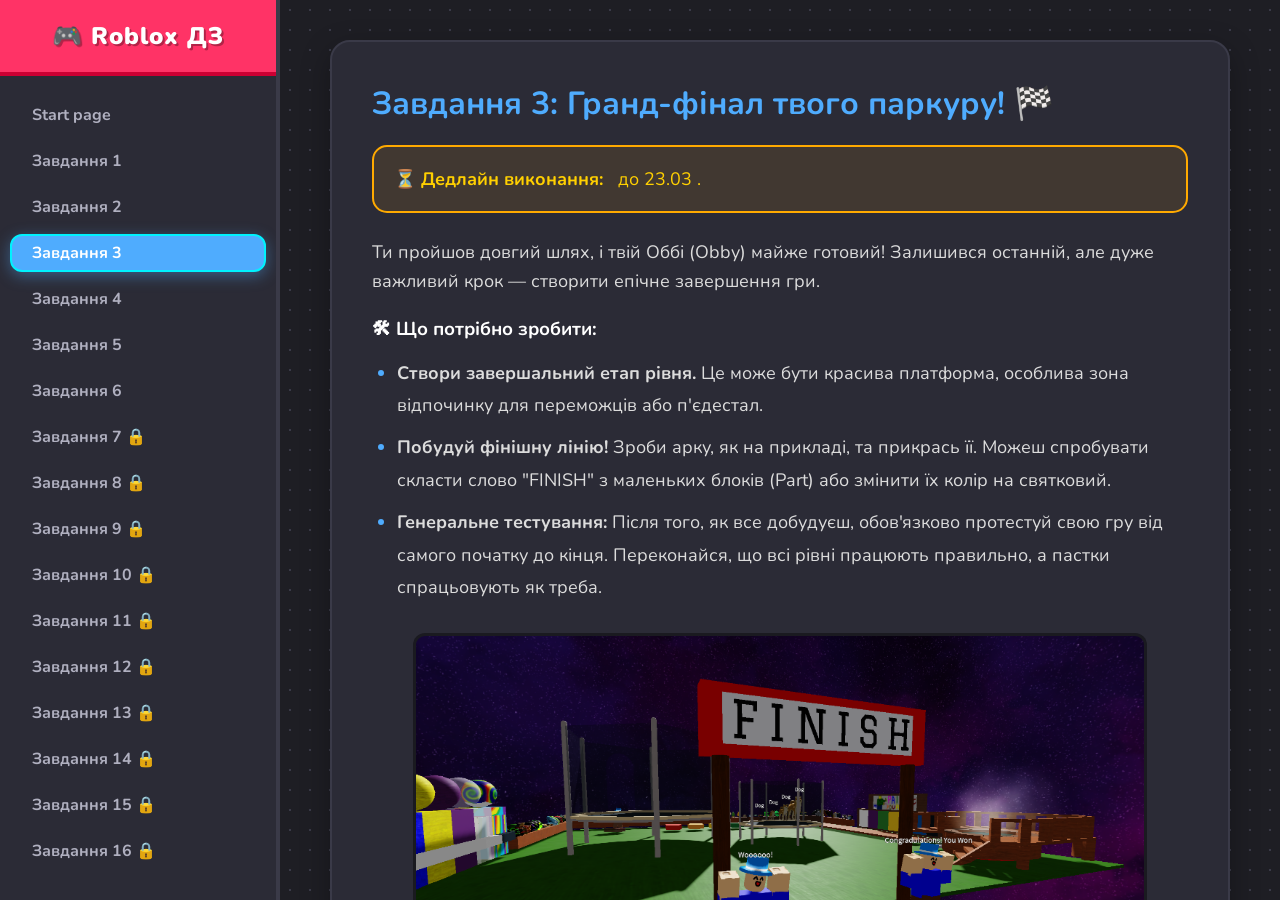
<file: hw3.html>
<!doctype html>
<html lang="uk">
  <head>
    <meta charset="UTF-8" />
    <meta name="viewport" content="width=device-width, initial-scale=1.0" />
    <title>Roblox ДЗ - Завдання 3</title>
    <link
      href="https://fonts.googleapis.com/css2?family=Nunito:wght@400;700;900&display=swap"
      rel="stylesheet"
    />
    <link rel="stylesheet" href="style.css" />
  </head>
  <body>
    <div class="app-container">
      <aside class="sidebar">
        <div class="logo">
          <h2>🎮 Roblox ДЗ</h2>
        </div>
        <nav class="task-list">
          <a href="index.html" class="task-link">Start page</a>
          <a href="hw1.html" class="task-link">Завдання 1</a>
          <a href="hw2.html" class="task-link">Завдання 2</a>
          <a href="hw3.html" class="task-link active">Завдання 3</a>
          <a href="hw4.html" class="task-link">Завдання 4 </a>
          <a href="hw5.html" class="task-link">Завдання 5 </a>
          <a href="hw6.html" class="task-link">Завдання 6 </a>
          <a href="hw7.html" class="task-link">Завдання 7 🔒</a>

          <a href="hw8.html" class="task-link">Завдання 8 🔒</a>
          <a href="hw9.html" class="task-link">Завдання 9 🔒</a>
          <a href="hw10.html" class="task-link">Завдання 10 🔒</a>
          <a href="hw11.html" class="task-link">Завдання 11 🔒</a>
          <a href="hw12.html" class="task-link">Завдання 12 🔒</a>
          <a href="hw13.html" class="task-link">Завдання 13 🔒</a>
          <a href="hw14.html" class="task-link">Завдання 14 🔒</a>
          <a href="hw15.html" class="task-link">Завдання 15 🔒</a>
          <a href="hw16.html" class="task-link">Завдання 16 🔒</a>
        </nav>
      </aside>

      <main class="main-content">
        <div class="content-box">
          <h1>Завдання 3: Гранд-фінал твого паркуру! 🏁</h1>

          <div class="info-box deadline-box">
            <strong>⏳ Дедлайн виконання:</strong> до 23.03 .
          </div>

          <p>
            Ти пройшов довгий шлях, і твій Оббі (Obby) майже готовий! Залишився
            останній, але дуже важливий крок — створити епічне завершення гри.
          </p>

          <h3>🛠 Що потрібно зробити:</h3>
          <ul class="task-steps">
            <li>
              <strong>Створи завершальний етап рівня.</strong> Це може бути
              красива платформа, особлива зона відпочинку для переможців або
              п'єдестал.
            </li>
            <li>
              <strong>Побудуй фінішну лінію!</strong> Зроби арку, як на
              прикладі, та прикрась її. Можеш спробувати скласти слово "FINISH"
              з маленьких блоків (Part) або змінити їх колір на святковий.
            </li>
            <li>
              <strong>Генеральне тестування:</strong> Після того, як все
              добудуєш, обов'язково протестуй свою гру від самого початку до
              кінця. Переконайся, що всі рівні працюють правильно, а пастки
              спрацьовують як треба.
            </li>
          </ul>

          <div class="slider-wrapper">
            <div class="slider-container" style="height: 380px">
              <img src="img/7.png" alt="Приклад фінішу" class="slide active" />
            </div>
          </div>

          <div class="sticker-box">
            <div class="character-sticker">
              <div class="char-hair"></div>
              <div class="char-face">😎</div>
              <div class="char-body"></div>
            </div>
            <div class="sticker-text">
              <strong>ТЕСТУЙ СВОЮ ГРУ! 🕹️</strong><br />
              Справжній розробник завжди перевіряє свій шедевр. Переконайся, що
              твій паркур можливо пройти, але він не занадто легкий. І, звісно,
              не забувай про <em>Anchor</em> (Якір) для нових блоків!
            </div>
          </div>

          <div class="info-box telegram-box">
            <div class="tg-icon">🏆</div>
            <div>
              <strong>Як здати фінальне завдання:</strong><br />
              Сфотографуй свою фінішну лінію або запиши відео свого переможного
              проходження всього паркуру! Надсилай результати у наш чат в
              Telegram. Ти молодець!
            </div>
          </div>

          <div class="interactive-task">
            <h3>🎮 Перевір себе: Фінальна Вікторина!</h3>
            <p>
              Твій паркур готовий, але чи готовий ти стати справжнім
              розробником? Пройди цю вікторину, щоб довести свої знання!
              <strong
                >Обов'язково зроби скріншот результату і надішли його разом із
                фото свого фінішу!</strong
              >
            </p>

            <div class="iframe-wrapper">
              <iframe
                style="max-width: 100%"
                src="https://wordwall.net/embed/play/108485/018/894"
                width="500"
                height="380"
                frameborder="0"
                allowfullscreen
              ></iframe>
            </div>
          </div>

          <div class="sticker-box">
            <div class="character-sticker">
              <div class="char-hair"></div>
              <div class="char-face">🤓</div>
              <div class="char-body"></div>
            </div>
            <div class="sticker-text">
              <strong>БУДЬ УВАЖНИМ! 🧠</strong><br />
              Не поспішай і згадай усе, що ми вчили на перших трьох уроках. Ти
              точно знаєш правильні відповіді!
            </div>
          </div>
        </div>
      </main>
    </div>
  </body>
</html>
</file>
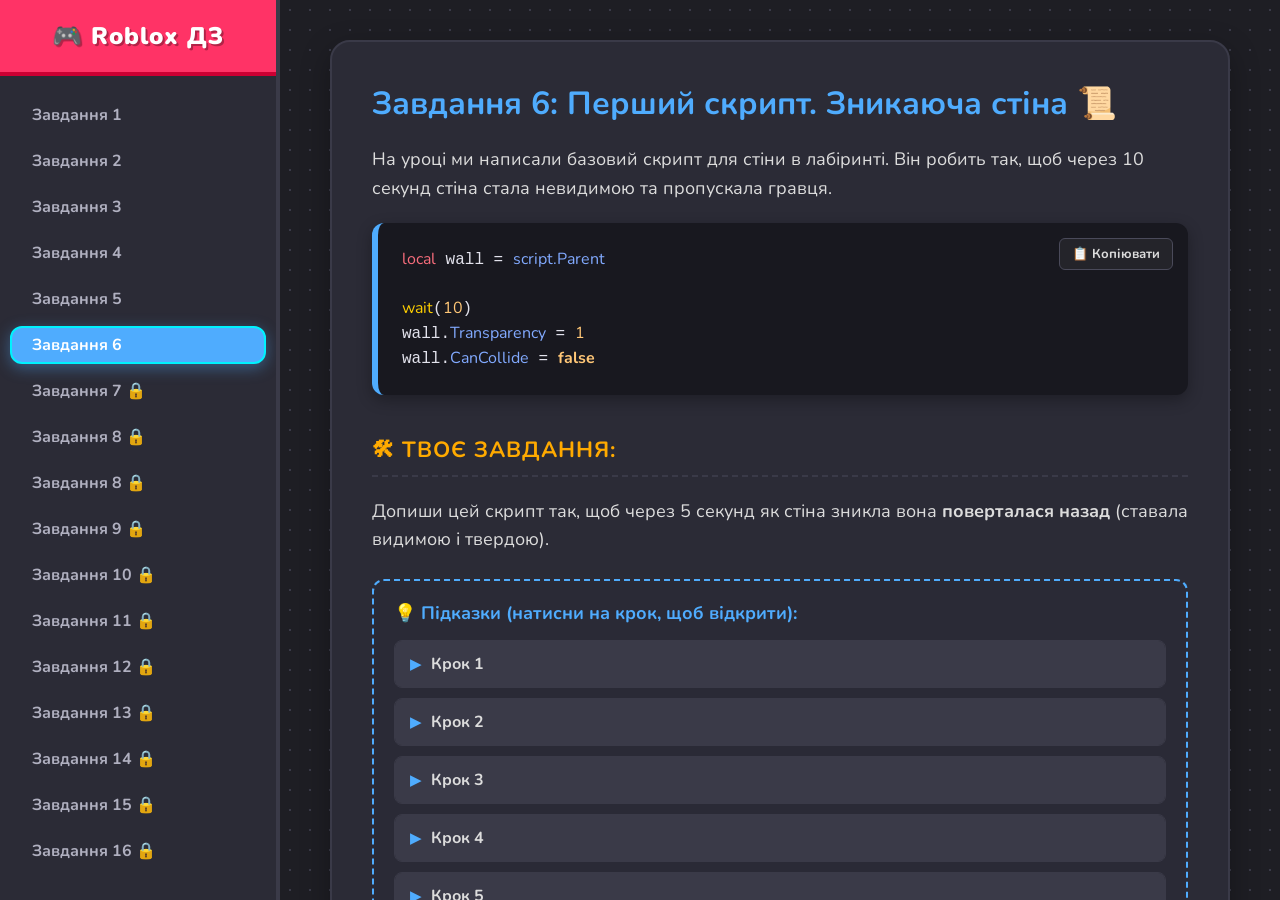
<file: hw6.html>
<!doctype html>
<html lang="uk">
  <head>
    <meta charset="UTF-8" />
    <meta name="viewport" content="width=device-width, initial-scale=1.0" />
    <title>Roblox ДЗ - Завдання 6</title>
    <link
      href="https://fonts.googleapis.com/css2?family=Nunito:wght@400;700;900&display=swap"
      rel="stylesheet"
    />
    <link rel="stylesheet" href="style.css" />
  </head>
  <body>
    <div class="app-container">
      <aside class="sidebar">
        <div class="logo">
          <h2>🎮 Roblox ДЗ</h2>
        </div>
        <nav class="task-list">
          <a href="hw1.html" class="task-link">Завдання 1</a>
          <a href="hw2.html" class="task-link">Завдання 2</a>
          <a href="hw3.html" class="task-link">Завдання 3</a>
          <a href="hw4.html" class="task-link">Завдання 4</a>
          <a href="hw5.html" class="task-link">Завдання 5</a>
          <a href="hw6.html" class="task-link active">Завдання 6</a>
          <a href="hw7.html" class="task-link">Завдання 7 🔒</a>
          <a href="hw8.html" class="task-link">Завдання 8 🔒</a>
          <a href="hw8.html" class="task-link">Завдання 8 🔒</a>
          <a href="hw9.html" class="task-link">Завдання 9 🔒</a>
          <a href="hw10.html" class="task-link">Завдання 10 🔒</a>
          <a href="hw11.html" class="task-link">Завдання 11 🔒</a>
          <a href="hw12.html" class="task-link">Завдання 12 🔒</a>
          <a href="hw13.html" class="task-link">Завдання 13 🔒</a>
          <a href="hw14.html" class="task-link">Завдання 14 🔒</a>
          <a href="hw15.html" class="task-link">Завдання 15 🔒</a>
          <a href="hw16.html" class="task-link">Завдання 16 🔒</a>
        </nav>
      </aside>

      <main class="main-content">
        <div class="content-box">
          <h1>Завдання 6: Перший скрипт. Зникаюча стіна 📜</h1>

          <section class="task-section">
            <p>
              На уроці ми написали базовий скрипт для стіни в лабіринті. Він
              робить так, щоб через 10 секунд стіна стала невидимою та
              пропускала гравця.
            </p>

            <div class="code-placeholder">
              <button class="copy-btn" onclick="copyCode(this)">
                📋 Копіювати
              </button>
              <pre><code id="lua-code"><span class="lua-keyword">local</span> wall = <span class="lua-object">script.Parent</span>

<span class="lua-func">wait</span>(<span class="lua-num">10</span>)
wall.<span class="lua-prop">Transparency</span> = <span class="lua-num">1</span>
wall.<span class="lua-prop">CanCollide</span> = <span class="lua-bool">false</span></code></pre>
            </div>

            <h3 class="task-title">🛠 Твоє завдання:</h3>
            <p>
              Допиши цей скрипт так, щоб через 5 секунд як стіна зникла вона
              <strong>поверталася назад</strong> (ставала видимою і твердою).
            </p>

            <div class="hints-wrapper">
              <h4>💡 Підказки (натисни на крок, щоб відкрити):</h4>

              <details class="hint-item">
                <summary>Крок 1</summary>
                <p>Відкрий скрипт всередині своєї стіни.</p>
              </details>

              <details class="hint-item">
                <summary>Крок 2</summary>
                <p>
                  Додай команду
                  <code
                    class="inline-copy"
                    onclick="copyInlineCode(this)"
                    title="Натисни, щоб скопіювати"
                    >wait(5)</code
                  >
                  після існуючого коду.
                </p>
              </details>

              <details class="hint-item">
                <summary>Крок 3</summary>
                <p>
                  Поверни властивості
                  <code
                    class="inline-copy"
                    onclick="copyInlineCode(this)"
                    title="Натисни, щоб скопіювати"
                    >Transparency</code
                  >
                  значення
                  <code
                    class="inline-copy"
                    onclick="copyInlineCode(this)"
                    title="Натисни, щоб скопіювати"
                    >0</code
                  >
                  (видима).
                </p>
              </details>

              <details class="hint-item">
                <summary>Крок 4</summary>
                <p>
                  Поверни властивості
                  <code
                    class="inline-copy"
                    onclick="copyInlineCode(this)"
                    title="Натисни, щоб скопіювати"
                    >CanCollide</code
                  >
                  значення
                  <code
                    class="inline-copy"
                    onclick="copyInlineCode(this)"
                    title="Натисни, щоб скопіювати"
                    >true</code
                  >
                  (тверда).
                </p>
              </details>

              <details class="hint-item">
                <summary>Крок 5</summary>
                <p>
                  Запусти гру та перевір, чи стіна зникає, а потім з'являється
                  знову.
                </p>
              </details>
            </div>
          </section>

          <hr class="divider" />

          <section class="interactive-section">
            <div class="interactive-task">
              <h3>💻 Перевір себе: Основи скриптингу</h3>
              <p>
                Повтори терміни, які ми вивчили на уроці. Виконау УСІ завдання
                та надішли скриншот у наш Telegram-чат.
              </p>

              <div class="iframe-wrapper" style="margin-bottom: 25px">
                <iframe
                  style="max-width: 100%"
                  src="https://wordwall.net/uk/embed/ee431edb45fd4ab9b1a6853523aba762?themeId=26&templateId=3&fontStackId=0"
                  width="500"
                  height="380"
                  frameborder="0"
                  allowfullscreen
                ></iframe>
              </div>
              <div class="iframe-wrapper" style="margin-bottom: 25px">
                <iframe
                  style="max-width: 100%"
                  src="https://wordwall.net/uk/embed/767124efd4514b35a7f6bf736781c32c?themeId=59&templateId=35&fontStackId=0"
                  width="500"
                  height="380"
                  frameborder="0"
                  allowfullscreen
                ></iframe>
              </div>
              <div class="iframe-wrapper">
                <iframe
                  src="https://learningapps.org/watch?v=puvujpvia26"
                  style="border: 0px; width: 100%; height: 500px"
                  allowfullscreen="true"
                  webkitallowfullscreen="true"
                  mozallowfullscreen="true"
                ></iframe>
              </div>
            </div>

            <div class="sticker-box">
              <div class="character-sticker">
                <div class="char-hair"></div>
                <div class="char-face">💻</div>
                <div class="char-body"></div>
              </div>
              <div class="sticker-text">
                <strong>Синтаксис важливий</strong><br />
                Уважно стеж за великими та малими літерами у коді.
                <code>true</code> та <code>false</code> завжди пишуться з
                маленької літери.
              </div>
            </div>
          </section>

          <div class="info-box telegram-box">
            <div class="tg-icon">📲</div>
            <div>
              <strong>Як здати завдання:</strong><br />
              1️⃣ Зроби скріншот свого написаного коду.<br />
              2️⃣ Обов'язково зроби скріншоти результату в міні-іграх.<br />
              Відправ фото у наш Telegram-чат.
            </div>
          </div>
        </div>
      </main>
    </div>

    <script src="script.js"></script>
  </body>
</html>
</file>
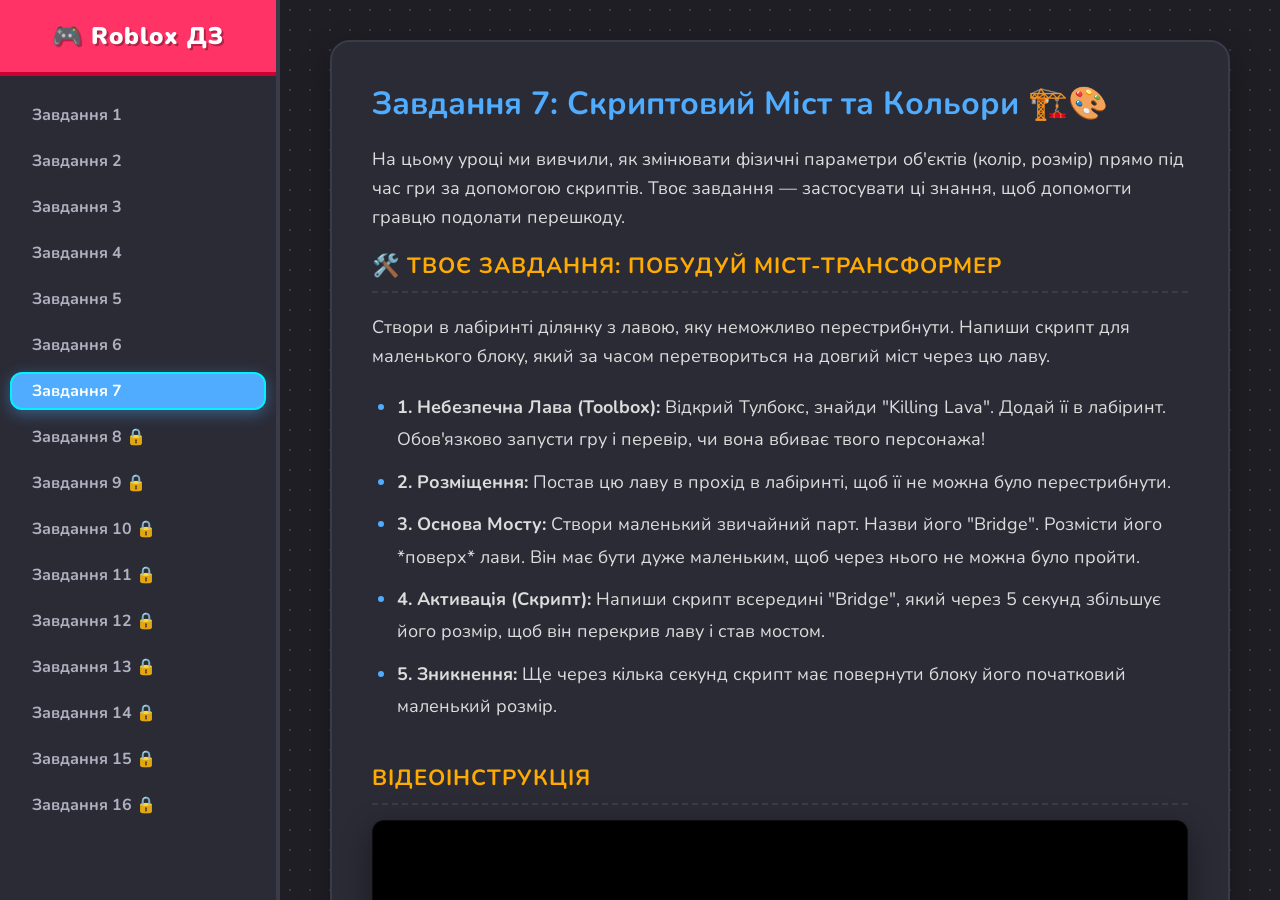
<file: hw7.html>
<!doctype html>
<html lang="uk">
  <head>
    <meta charset="UTF-8" />
    <meta name="viewport" content="width=device-width, initial-scale=1.0" />
    <title>Roblox ДЗ - Завдання 7</title>
    <link
      href="https://fonts.googleapis.com/css2?family=Nunito:wght@400;700;900&display=swap"
      rel="stylesheet"
    />
    <link rel="stylesheet" href="style.css" />
  </head>
  <body>
    <div class="app-container">
      <aside class="sidebar">
        <div class="logo">
          <h2>🎮 Roblox ДЗ</h2>
        </div>
        <nav class="task-list">
          <a href="hw1.html" class="task-link">Завдання 1</a>
          <a href="hw2.html" class="task-link">Завдання 2</a>
          <a href="hw3.html" class="task-link">Завдання 3</a>
          <a href="hw4.html" class="task-link">Завдання 4</a>
          <a href="hw5.html" class="task-link">Завдання 5</a>
          <a href="hw6.html" class="task-link">Завдання 6</a>
          <a href="hw7.html" class="task-link active">Завдання 7</a>

          <a href="hw8.html" class="task-link">Завдання 8 🔒</a>
          <a href="hw9.html" class="task-link">Завдання 9 🔒</a>
          <a href="hw10.html" class="task-link">Завдання 10 🔒</a>
          <a href="hw11.html" class="task-link">Завдання 11 🔒</a>
          <a href="hw12.html" class="task-link">Завдання 12 🔒</a>
          <a href="hw13.html" class="task-link">Завдання 13 🔒</a>
          <a href="hw14.html" class="task-link">Завдання 14 🔒</a>
          <a href="hw15.html" class="task-link">Завдання 15 🔒</a>
          <a href="hw16.html" class="task-link">Завдання 16 🔒</a>
        </nav>
      </aside>

      <main class="main-content">
        <div class="content-box">
          <h1>Завдання 7: Скриптовий Міст та Кольори 🏗️🎨</h1>

          <p>
            На цьому уроці ми вивчили, як змінювати фізичні параметри об'єктів
            (колір, розмір) прямо під час гри за допомогою скриптів. Твоє
            завдання — застосувати ці знання, щоб допомогти гравцю подолати
            перешкоду.
          </p>

          <section class="task-section">
            <h2 class="task-title">
              🛠️ Твоє завдання: Побудуй міст-трансформер
            </h2>
            <p>
              Створи в лабіринті ділянку з лавою, яку неможливо перестрибнути.
              Напиши скрипт для маленького блоку, який за часом перетвориться на
              довгий міст через цю лаву.
            </p>

            <ul class="task-steps">
              <li>
                <b>1. Небезпечна Лава (Toolbox):</b> Відкрий Тулбокс, знайди
                "Killing Lava". Додай її в лабіринт. Обов'язково запусти гру і
                перевір, чи вона вбиває твого персонажа!
              </li>
              <li>
                <b>2. Розміщення:</b> Постав цю лаву в прохід в лабіринті, щоб
                її не можна було перестрибнути.
              </li>
              <li>
                <b>3. Основа Мосту:</b> Створи маленький звичайний парт. Назви
                його "Bridge". Розмісти його *поверх* лави. Він має бути дуже
                маленьким, щоб через нього не можна було пройти.
              </li>
              <li>
                <b>4. Активація (Скрипт):</b> Напиши скрипт всередині "Bridge",
                який через 5 секунд збільшує його розмір, щоб він перекрив лаву
                і став мостом.
              </li>
              <li>
                <b>5. Зникнення:</b> Ще через кілька секунд скрипт має повернути
                блоку його початковий маленький розмір.
              </li>
            </ul>
            <div class="video-section">
              <h3 class="task-title" style="margin-bottom: 15px">
                <i class="fa-brands fa-youtube" style="color: #ff0000"></i>
                Відеоінструкція
              </h3>
              <div class="youtube-wrapper">
                <iframe
                  width="560"
                  height="315"
                  src="https://www.youtube.com/embed/-_P73bkBfP8?si=rWMNgFnZvVtgqu30"
                  title="YouTube video player"
                  frameborder="0"
                  allow="
                    accelerometer;
                    autoplay;
                    clipboard-write;
                    encrypted-media;
                    gyroscope;
                    picture-in-picture;
                    web-share;
                  "
                  referrerpolicy="strict-origin-when-cross-origin"
                  allowfullscreen
                ></iframe>
              </div>
            </div>
            <div class="info-box footnote-box">
              <strong>📌 Важлива виноска:</strong><br />
              Поки що цей скрипт спрацює лише один раз після запуску гри. На
              наступних уроках ми вивчимо повторення (цикли) і зробимо так, щоб
              міст з'являвся та зникав постійно!
            </div>
          </section>

          <hr class="divider" />

          <section class="interactive-section">
            <div class="interactive-task">
              <h3>🎮 Перевір себе: Синтаксис Векторів</h3>
              <p>
                Навчись правильно писати команди для зміни розміру та кольору.
                З'єднай дію з правильним кодом.
              </p>

              <div class="iframe-wrapper">
                <iframe
                  style="max-width: 100%"
                  src="https://wordwall.net/uk/embed/0479c74e76634c53acd7c6f7bb38b19e?themeId=59&templateId=72&fontStackId=0"
                  width="500"
                  height="380"
                  frameborder="0"
                  allowfullscreen
                ></iframe>
              </div>
            </div>
          </section>

          <div class="info-box telegram-box">
            <div class="tg-icon">📲</div>
            <div>
              <strong>Як здати завдання:</strong><br />
              1️⃣ Скріншот твоєї пастки або рухомих дверей.<br />
              2️⃣ Скріншот пройденого інтерактивного завдання.<br />
              Відправ матеріали у наш Telegram-чат.
            </div>
          </div>
        </div>
      </main>
    </div>
    <script src="script.js"></script>
  </body>
</html>
</file>
<file: style.css>
/* Базові налаштування */
* {
  margin: 0;
  padding: 0;
  box-sizing: border-box;
  font-family: "Nunito", sans-serif;
}

body {
  background-color: #1e1e24; /* Темний фон під Roblox Studio */
  color: #ffffff;
}

/* Контейнер всього додатку */
.app-container {
  display: flex;
  height: 100vh;
  overflow: hidden;
}

/* Бокова панель */
.sidebar {
  width: 280px;
  background-color: #2b2b36;
  border-right: 4px solid #3a3a48;
  display: flex;
  flex-direction: column;
}

.logo {
  padding: 20px;
  background-color: #ff3366; /* Яскравий акцент */
  text-align: center;
  border-bottom: 4px solid #cc0033;
}

.logo h2 {
  font-size: 24px;
  font-weight: 900;
  letter-spacing: 1px;
  text-shadow: 2px 2px 0px rgba(0, 0, 0, 0.3);
}

.task-list {
  flex-grow: 1;
  overflow-y: auto;
  padding: 20px 10px;
  display: flex;
  flex-direction: column;
  gap: 8px;
}

.task-link {
  text-decoration: none;
  color: #b0b0c0;
  padding: 6px 20px;
  border-radius: 12px;
  font-weight: 700;
  font-size: 16px;
  transition: all 0.2s ease;
  border: 2px solid transparent;
}

.task-link:hover {
  background-color: #3a3a48;
  color: #ffffff;
  transform: translateX(5px);
}

/* Активне посилання */
.task-link.active {
  background-color: #4facfe;
  color: #ffffff;
  border-color: #00f2fe;
  box-shadow: 0 4px 15px rgba(79, 172, 254, 0.4);
}

/* Головний контент */
.main-content {
  flex-grow: 1;
  padding: 40px;
  position: relative; /* Важливо для позиціонування оверлею */
  overflow-y: auto;
  background-image: radial-gradient(#3a3a48 1px, transparent 1px);
  background-size: 20px 20px; /* Цікавий фон у крапочку */
}

.content-box {
  background-color: #2b2b36;
  max-width: 900px;
  margin: 0 auto;
  padding: 40px;
  border-radius: 20px;
  box-shadow: 0 10px 30px rgba(0, 0, 0, 0.3);
  border: 2px solid #3a3a48;
}

.content-box h1 {
  color: #4facfe;
  margin-bottom: 20px;
  font-size: 32px;
}

.content-box p {
  font-size: 18px;
  line-height: 1.6;
  color: #dcdcdc;
  margin-bottom: 20px;
}

.code-placeholder {
  background-color: #1a1a20;
  padding: 20px;
  border-radius: 10px;
  border-left: 5px solid #ff3366;
  color: #a0a0b0;
}

/* === ОВЕРЛЕЙ БЛОКУВАННЯ (Заглушка) === */
.lock-overlay {
  display: none; /* Сховано за замовчуванням */
  position: absolute;
  top: 0;
  left: 0;
  width: 100%;
  height: 100%;
  background-color: rgba(30, 30, 36, 0.85);
  backdrop-filter: blur(8px);
  z-index: 10;
  align-items: center;
  justify-content: center;
}

/* Показуємо оверлей, якщо main має клас 'locked' 
.main-content.locked .lock-overlay {
  display: flex;
}*/

.lock-card {
  background: linear-gradient(145deg, #2b2b36, #3a3a48);
  padding: 50px 40px;
  border-radius: 24px;
  text-align: center;
  border: 3px solid #ff3366;
  box-shadow: 0 20px 50px rgba(0, 0, 0, 0.5);
  max-width: 500px;
  animation: popIn 0.5s cubic-bezier(0.175, 0.885, 0.32, 1.275);
}

.lock-icon {
  font-size: 64px;
  margin-bottom: 20px;
  animation: shake 2s infinite ease-in-out;
}

.lock-card h2 {
  color: #ffffff;
  margin-bottom: 15px;
  font-size: 26px;
}

.lock-card p {
  color: #b0b0c0;
  font-size: 18px;
}

.lock-card strong {
  color: #ff3366;
  font-size: 22px;
  display: block;
  margin-top: 10px;
}

/* Анімації для дитячої живості */
@keyframes popIn {
  0% {
    transform: scale(0.8);
    opacity: 0;
  }
  100% {
    transform: scale(1);
    opacity: 1;
  }
}

@keyframes shake {
  0%,
  100% {
    transform: rotate(0deg);
  }
  25% {
    transform: rotate(-10deg);
  }
  75% {
    transform: rotate(10deg);
  }
}

/* Скроллбар */
::-webkit-scrollbar {
  width: 8px;
}
::-webkit-scrollbar-track {
  background: #1e1e24;
}
::-webkit-scrollbar-thumb {
  background: #4facfe;
  border-radius: 4px;
}

/* --- Стилі для сторінки завдань --- */

/* Список кроків завдання */
.task-steps {
  margin: 15px 0 30px 25px;
  color: #dcdcdc;
  font-size: 18px;
  line-height: 1.8;
}

.task-steps li {
  margin-bottom: 10px;
}

.task-steps li::marker {
  color: #4facfe;
  font-weight: bold;
}

/* Інформаційні блоки (дедлайн та телеграм) */
.info-box {
  padding: 20px;
  border-radius: 15px;
  margin-bottom: 25px;
  font-size: 18px;
  display: flex;
  align-items: center;
  gap: 15px;
}

/* Блок дедлайну (жовтий/помаранчевий акцент) */
.deadline-box {
  background-color: rgba(255, 170, 0, 0.1);
  border: 2px solid #ffaa00;
  color: #ffd000;
}

/* Блок Telegram (синій акцент) */
.telegram-box {
  background-color: rgba(0, 136, 204, 0.1);
  border: 2px solid #0088cc;
  color: #e0f2fe;
  margin-top: 30px;
}

.telegram-box strong {
  color: #00aaff;
  font-size: 20px;
}

.tg-icon {
  font-size: 40px;
  animation: bounce 2s infinite;
}

@keyframes bounce {
  0%,
  20%,
  50%,
  80%,
  100% {
    transform: translateY(0);
  }
  40% {
    transform: translateY(-10px);
  }
  60% {
    transform: translateY(-5px);
  }
}
/*h1 */
/* --- Нові стилі для Завдання 1 --- */

/* Блок заборони (червоний акцент) */
.warning-box {
  background-color: rgba(255, 51, 102, 0.1);
  border: 2px solid #ff3366;
  color: #ffb3c6;
}

.warning-box strong {
  color: #ff3366;
  font-size: 20px;
}

.warning-box .icon {
  font-size: 40px;
}

/* Блок зі стікером персонажа */
.sticker-box {
  display: flex;
  align-items: center;
  background: linear-gradient(135deg, #4facfe22, #00f2fe22);
  border-radius: 20px;
  padding: 15px 25px;
  margin: 30px 0;
  border: 2px dashed #4facfe;
  gap: 20px;
}

.sticker-text {
  font-size: 18px;
  color: #e0f2fe;
}

.sticker-text strong {
  color: #4facfe;
  font-size: 22px;
  letter-spacing: 1px;
}

/* CSS-малюнок персонажа (Дівчинка, темне каре, жовта футболка, синій комбінезон) */
.character-sticker {
  position: relative;
  width: 70px;
  height: 70px;
  background-color: #ffd166; /* Жовта футболка */
  border-radius: 50%;
  display: flex;
  align-items: center;
  justify-content: center;
  box-shadow: 0 5px 15px rgba(0, 0, 0, 0.3);
  border: 3px solid #118ab2; /* Синій комбінезон (акцент) */
  flex-shrink: 0;
}

.char-hair {
  position: absolute;
  top: -5px;
  width: 76px;
  height: 40px;
  background-color: #2b2d42; /* Темне волосся */
  border-radius: 40px 40px 10px 10px;
  z-index: 1;
}

.char-face {
  position: relative;
  z-index: 2;
  font-size: 30px;
  margin-top: 10px;
}
/* === СЛАЙДЕР === */
.slider-wrapper {
  display: flex;
  flex-direction: column;
  align-items: center;
  margin: 25px 0;
}

.slider-container {
  width: 90%; /* Робимо широким, як дві старі картинки разом */
  height: 220px; /* Залишаємо висоту майже незмінною */
  position: relative;
  border-radius: 12px;
  overflow: hidden;
  background-color: #1a1a20; /* Темний фон під картинкою */
  border: 3px solid transparent;
  transition:
    border-color 0.3s ease,
    box-shadow 0.3s ease;
}

.slider-container:hover {
  border-color: #4facfe;
  box-shadow: 0 10px 20px rgba(79, 172, 254, 0.4);
}

.slide {
  position: absolute;
  top: 0;
  left: 0;
  width: 100%;
  height: 100%;
  object-fit: cover; /* ВАЖЛИВО: картинка більше НЕ обрізається, а повністю вписується! */
  opacity: 0;
  transition:
    opacity 0.5s ease-in-out,
    transform 0.3s ease;
  cursor: zoom-in; /* Курсор лупи для розуміння, що можна клікнути */
}

.slide.active {
  opacity: 1;
  z-index: 1;
}

.slide.active:hover {
  transform: scale(1.02); /* Легкий зум при наведенні для анімації */
}

/* Кнопки під слайдером */
.slider-controls {
  margin-top: 10px;
  display: flex;
  gap: 15px;
}

.slider-btn {
  /* Яскравий градієнт замість нудного сірого фону */
  background: linear-gradient(135deg, #4facfe, #00f2fe);
  color: #ffffff;
  border: none; /* Прибираємо стару рамку */
  border-radius: 50%;
  width: 20px; /* Робимо трохи більшими */
  height: 20px;
  font-size: 10px;
  cursor: pointer;
  display: flex;
  align-items: center;
  justify-content: center;
  transition: all 0.3s cubic-bezier(0.175, 0.885, 0.32, 1.275); /* Пружна анімація */
  box-shadow: 0 5px 15px rgba(0, 242, 254, 0.3); /* М'яка тінь-світіння */
  /* Робимо емодзі стрілок більш акуратними */
  padding-bottom: 3px;
  padding-right: 1px;
}

/* Ефект при наведенні */
.slider-btn:hover {
  transform: scale(1.15) rotate(-5deg); /* Кнопка збільшується і трохи нахиляється */
  box-shadow: 0 10px 25px rgba(0, 242, 254, 0.6); /* Світіння стає яскравішим */
  background: linear-gradient(
    135deg,
    #ff3366,
    #ff5757
  ); /* Зміна кольору на акцентний червоний при наведенні */
}

/* Ефект при натисканні */
.slider-btn:active {
  transform: scale(0.95);
}

/* === МОДАЛЬНЕ ВІКНО (LIGHTBOX) === */
.lightbox {
  display: none; /* Сховано за замовчуванням */
  position: fixed;
  z-index: 1000; /* Поверх усього */
  left: 0;
  top: 0;
  width: 100%;
  height: 100%;
  background-color: rgba(0, 0, 0, 0.9); /* Темний фон (бекдроп) */
  backdrop-filter: blur(5px); /* Розмиття фону */
  align-items: center;
  justify-content: center;
  opacity: 0;
  transition: opacity 0.3s ease;
}

/* Клас для відкриття через JS */
.lightbox.active {
  display: flex;
  opacity: 1;
}

/* Саме зображення в модалці */
.lightbox-content {
  max-width: 90%;
  max-height: 85vh;
  border-radius: 8px;
  box-shadow: 0 0 30px rgba(255, 255, 255, 0.1);
  animation: zoomIn 0.3s ease;
}

/* Хрестик закриття */
.close-btn {
  position: absolute;
  top: 20px;
  right: 40px;
  color: #f1f1f1;
  font-size: 50px;
  font-weight: bold;
  cursor: pointer;
  transition: color 0.2s;
  line-height: 1;
  z-index: 1001;
}

.close-btn:hover {
  color: #ff3366;
}

/* Анімація появи картинки */
@keyframes zoomIn {
  from {
    transform: scale(0.8);
    opacity: 0;
  }
  to {
    transform: scale(1);
    opacity: 1;
  }
}

/* Адаптивність для мобільних (картинки стануть одна під одною) */
@media (max-width: 768px) {
  .gallery {
    flex-direction: column;
  }
  .gallery-img {
    width: 100%;
    margin-bottom: 10px;
  }
}
/* Блок дозволу Тулбоксу (Зелений акцент) */
.toolbox-box {
  background-color: rgba(0, 255, 136, 0.1);
  border: 2px solid #00ff88;
  color: #ccffee;
  margin-bottom: 30px;
}

.toolbox-box strong {
  color: #00ff88;
  font-size: 20px;
}

.toolbox-box .icon {
  font-size: 40px;
  animation: pulse 2s infinite;
}

@keyframes pulse {
  0% {
    transform: scale(1);
  }
  50% {
    transform: scale(1.1);
  }
  100% {
    transform: scale(1);
  }
}
/* === ІНТЕРАКТИВНА ГРА (LEARNING APPS) === */
.interactive-task {
  background: linear-gradient(180deg, #2b2b36 0%, #1e1e24 100%);
  border: 3px dashed #8a2be2; /* Фіолетовий акцент для гри */
  border-radius: 20px;
  padding: 30px;
  margin: 40px 0;
  box-shadow: 0 10px 30px rgba(0, 0, 0, 0.3);
}

.interactive-task h3 {
  color: #b070ff; /* Світло-фіолетовий */
  margin-bottom: 10px;
  font-size: 26px;
  text-shadow: 0 2px 10px rgba(138, 43, 226, 0.4);
}

.interactive-task p {
  margin-bottom: 25px;
  font-size: 18px;
}

/* Обгортка для iframe */
.iframe-wrapper {
  position: relative;
  width: 100%;
  height: 500px; /* Висота, як ти й просив */
  border-radius: 15px;
  overflow: hidden; /* Важливо: обрізає гострі кути самого iframe */
  border: 4px solid #3a3a48; /* Темна рамка під стиль Roblox Studio */
  box-shadow: 0 10px 25px rgba(0, 0, 0, 0.5);
  background-color: #1a1a20; /* Фон, поки гра вантажиться */
}

/* Сам iframe */
.iframe-wrapper iframe {
  position: absolute;
  top: 0;
  left: 0;
  width: 100%;
  height: 100%;
  border: none; /* Прибираємо стандартну потворну рамку */
}

/* Адаптивність: на телефонах робимо гру трохи меншою по висоті */
@media (max-width: 768px) {
  .iframe-wrapper {
    height: 400px;
  }
  .interactive-task {
    padding: 20px;
  }
}
/* --- Стилі для кнопки копіювання коду --- */
.code-placeholder {
  position: relative; /* Важливо для позиціонування кнопки */
  /* ... твої існуючі стилі (background-color, padding і т.д.) залишаються тут ... */
}

.copy-btn {
  position: absolute;
  top: 10px;
  right: 10px;
  background-color: #3a3a48;
  color: #dcdcdc;
  border: 1px solid #4facfe;
  padding: 6px 12px;
  border-radius: 6px;
  cursor: pointer;
  font-size: 14px;
  font-weight: bold;
  transition: all 0.2s;
}

.copy-btn:hover {
  background-color: #4facfe;
  color: #ffffff;
}

.copy-btn.success {
  background-color: #00ff88;
  border-color: #00ff88;
  color: #1e1e24;
}
/* Додаємо відступ знизу для контейнера з кодом */
.code-placeholder {
  margin-bottom: 40px;
}

/* Стилізація головного заголовка завдання */
.task-title {
  font-size: 22px;
  color: #ffaa00; /* Яскравий жовто-помаранчевий акцент */
  margin-bottom: 20px;
  padding-bottom: 10px;
  border-bottom: 2px dashed #3a3a48;
  text-transform: uppercase;
  letter-spacing: 1px;
}

/* --- Стилі для підказок (спойлерів) --- */
.hints-wrapper {
  margin: 25px 0;
  background-color: rgba(43, 43, 54, 0.5);
  padding: 20px;
  border-radius: 12px;
  border: 2px dashed #4facfe;
}

.hints-wrapper h4 {
  color: #4facfe;
  margin-bottom: 15px;
  font-size: 18px;
}

.hint-item {
  margin-bottom: 10px;
  background-color: #1e1e24;
  border-radius: 8px;
  overflow: hidden;
  border: 1px solid #3a3a48;
}

/* Вигляд кнопки спойлера */
.hint-item summary {
  padding: 12px 15px;
  font-weight: bold;
  cursor: pointer;
  color: #dcdcdc;
  background-color: #3a3a48;
  transition:
    background-color 0.2s,
    color 0.2s;
  list-style: none; /* Прибираємо стандартний трикутник браузера */
}

.hint-item summary::-webkit-details-marker {
  display: none; /* Для старих браузерів */
}

/* Кастомний трикутник */
.hint-item summary::before {
  content: "▶";
  display: inline-block;
  margin-right: 10px;
  color: #4facfe;
  font-size: 14px;
  transition: transform 0.2s;
}

/* Поворот трикутника при відкритті */
.hint-item[open] summary::before {
  transform: rotate(90deg);
}

.hint-item summary:hover {
  background-color: #4facfe;
  color: #ffffff;
}

.hint-item summary:hover::before {
  color: #ffffff;
}

/* Вміст підказки */
.hint-item p {
  padding: 15px;
  margin: 0;
  border-top: 1px solid #3a3a48;
  font-size: 16px;
  color: #dcdcdc;
}
/* --- Стилі для клікабельного інлайн-коду --- */
code.inline-copy {
  background-color: #2b2b36;
  color: #ffaa00; /* Яскравий помаранчевий колір для синтаксису */
  font-family: "Courier New", Courier, monospace;
  font-size: 15px;
  font-weight: bold;
  padding: 4px 8px;
  margin: 0 2px;
  border-radius: 6px;
  border: 1px solid #3a3a48;
  cursor: pointer;
  transition: all 0.2s ease;
  display: inline-block; /* Щоб рамка не ламалася */
}

code.inline-copy:hover {
  background-color: #3a3a48;
  border-color: #4facfe;
  color: #4facfe;
  box-shadow: 0 0 10px rgba(79, 172, 254, 0.3);
}

/* Стан після успішного копіювання */
code.inline-copy.copied {
  background-color: #00ff88;
  color: #1e1e24;
  border-color: #00ff88;
  box-shadow: 0 0 10px rgba(0, 255, 136, 0.4);
}
/* === ПІДСВІЧУВАННЯ СИНТАКСИСУ (Roblox Studio) === */
#lua-code {
  color: #e2e2ec; /* Базовий колір тексту (наприклад, для wall) */
  font-family: "Courier New", Courier, monospace;
  font-size: 16px;
  line-height: 1.5;
}

.lua-keyword {
  color: #f86d7c;
} /* Червоно-кораловий (local, function) */
.lua-object {
  color: #82aaff;
} /* Синій (script.Parent) */
.lua-func {
  color: #fdce00;
} /* Синій (wait, print) */

.lua-bool {
  color: #ffc777;
  font-weight: bold;
} /* Жовтий жирний (false, true) */

.lua-prop {
  color: #82aaff;
} /* Синій (BrickColor, Size) */
.lua-num {
  color: #ffc777;
} /* Жовтий (5, 2, 4, 1, 20) */

.lua-string {
  color: #c3e88d;
} /* Зелений ("Grey", "Міст...") */
.lua-vec {
  color: #c3e88d;
  font-weight: bold;
} /* Велика Vector3.new */

/* ==========================================================================
   СТИЛІ ДЛЯ ДЗ №8 (Код, Інтерактив, Підказки)
   ========================================================================== */

/* --- Головний контейнер для коду (Термінал-стиль) --- */
.code-placeholder {
  position: relative;
  background-color: #18181f; /* Глибокий темний фон */
  padding: 24px 20px 24px 24px;
  border-radius: 12px;
  margin-bottom: 40px;
  box-shadow: 0 5px 15px rgba(0, 0, 0, 0.3);
  border-left: 6px solid #4facfe; /* Яскравий синій акцент зліва */
}

.code-placeholder pre {
  margin: 0;
  overflow-x: auto; /* Додає скрол, якщо код задовгий */
}

/* --- Кнопка копіювання головного коду --- */
.copy-btn {
  position: absolute;
  top: 15px;
  right: 15px;
  background-color: rgba(255, 255, 255, 0.05); /* Напівпрозорий фон */
  color: #dcdcdc;
  border: 1px solid #4a4a5a;
  padding: 6px 12px;
  border-radius: 6px;
  cursor: pointer;
  font-size: 13px;
  display: flex;
  align-items: center;
  gap: 6px;
  transition: all 0.2s;
}

.copy-btn:hover {
  background-color: rgba(255, 255, 255, 0.15);
  color: #ffffff;
  border-color: #7a7a8a;
}

.copy-btn.success {
  background-color: #00ff88; /* Зелений при успіху */
  color: #18181f;
  border-color: #00ff88;
  font-weight: bold;
}

/* --- Розподільник секцій (hr.divider) --- */
.divider {
  border: 0;
  height: 2px;
  background: linear-gradient(to right, transparent, #3a3a48, transparent);
  margin: 40px 0;
}

/* --- Клікабельний інлайн-код (code.inline-copy) --- */
code.inline-copy {
  background-color: #2b2b36;
  color: #ffaa00; /* Помаранчевий колір синтаксису */
  font-family: "Courier New", Courier, monospace;
  font-size: 15px;
  font-weight: bold;
  padding: 4px 8px;
  margin: 0 2px;
  border-radius: 6px;
  border: 1px solid #3a3a48;
  cursor: pointer;
  transition: all 0.2s ease;
  display: inline-block;
}

code.inline-copy:hover {
  background-color: #3a3a48;
  border-color: #4facfe;
  color: #4facfe;
  box-shadow: 0 0 10px rgba(79, 172, 254, 0.3);
}

/* Стан після успішного інлайн-копіювання */
code.inline-copy.copied {
  background-color: #00ff88;
  color: #1e1e24;
  border-color: #00ff88;
  box-shadow: 0 0 10px rgba(0, 255, 136, 0.4);
}

/* --- Стилі для підказок (details + summary) --- */
.hint-item {
  margin-bottom: 10px;
  background-color: #1e1e24;
  border-radius: 8px;
  overflow: hidden;
  border: 1px solid #3a3a48;
}

.hint-item summary {
  padding: 12px 15px;
  font-weight: bold;
  cursor: pointer;
  color: #dcdcdc;
  background-color: #3a3a48;
  list-style: none; /* Прибираємо трикутник */
  transition: background-color 0.2s;
}

.hint-item summary::-webkit-details-marker {
  display: none;
}

/* Кастомний трикутник ▶ */
.hint-item summary::before {
  content: "▶";
  display: inline-block;
  margin-right: 10px;
  color: #4facfe;
  font-size: 14px;
  transition: transform 0.2s;
}

/* Поворот трикутника при відкритті */
.hint-item[open] summary::before {
  transform: rotate(90deg);
}

.hint-item summary:hover {
  background-color: #4facfe;
  color: #ffffff;
}

.hint-item p {
  padding: 15px;
  margin: 0;
  border-top: 1px solid #3a3a48;
  font-size: 16px;
  color: #dcdcdc;
}
/* ==========================================================================
   СТИЛІ ДЛЯ ДЗ №8 (Код, Інтерактив, Підказки)
   ========================================================================== */

/* --- Головний контейнер для коду (Термінал-стиль) --- */
.code-placeholder {
  position: relative;
  background-color: #18181f; /* Глибокий темний фон */
  padding: 24px 20px 24px 24px;
  border-radius: 12px;
  margin-bottom: 40px;
  box-shadow: 0 5px 15px rgba(0, 0, 0, 0.3);
  border-left: 6px solid #4facfe; /* Яскравий синій акцент зліва */
}

.code-placeholder pre {
  margin: 0;
  overflow-x: auto; /* Додає скрол, якщо код задовгий */
}

.code-placeholder code {
  font-family: "Courier New", Courier, monospace;
  font-size: 16px;
  color: #e2e2ec; /* Базовий колір тексту (наприклад, для bridge) */
  line-height: 1.6;
}

/* --- Розподільник секцій (hr.divider) --- */
.divider {
  border: 0;
  height: 2px;
  background: linear-gradient(to right, transparent, #3a3a48, transparent);
  margin: 40px 0;
}

/* --- Клікабельний інлайн-код (code.inline-copy) --- */
code.inline-copy {
  background-color: #2b2b36;
  color: #ffaa00; /* Помаранчевий колір синтаксису */
  font-family: "Courier New", Courier, monospace;
  font-size: 15px;
  font-weight: bold;
  padding: 4px 8px;
  margin: 0 2px;
  border-radius: 6px;
  border: 1px solid #3a3a48;
  cursor: pointer;
  transition: all 0.2s ease;
  display: inline-block;
}

code.inline-copy:hover {
  background-color: #3a3a48;
  border-color: #4facfe;
  color: #4facfe;
  box-shadow: 0 0 10px rgba(79, 172, 254, 0.3);
}

/* Стан після успішного інлайн-копіювання */
code.inline-copy.copied {
  background-color: #00ff88;
  color: #1e1e24;
  border-color: #00ff88;
  box-shadow: 0 0 10px rgba(0, 255, 136, 0.4);
}

/* --- Стилі для підказок (details + summary) --- */
.hint-item {
  margin-bottom: 10px;
  background-color: #1e1e24;
  border-radius: 8px;
  overflow: hidden;
  border: 1px solid #3a3a48;
}

.hint-item summary {
  padding: 12px 15px;
  font-weight: bold;
  cursor: pointer;
  color: #dcdcdc;
  background-color: #3a3a48;
  list-style: none; /* Прибираємо трикутник */
  transition: background-color 0.2s;
}

.hint-item summary::-webkit-details-marker {
  display: none;
}

/* Кастомний трикутник ▶ */
.hint-item summary::before {
  content: "▶";
  display: inline-block;
  margin-right: 10px;
  color: #4facfe;
  font-size: 14px;
  transition: transform 0.2s;
}

/* Поворот трикутника при відкритті */
.hint-item[open] summary::before {
  transform: rotate(90deg);
}

.hint-item summary:hover {
  background-color: #4facfe;
  color: #ffffff;
}

.hint-item p {
  padding: 15px;
  margin: 0;
  border-top: 1px solid #3a3a48;
  font-size: 16px;
  color: #dcdcdc;
}
/* ==========================================================================
   СТИЛІ ДЛЯ ДЗ №8 (Код, Інтерактив, Підказки)
   ========================================================================== */

/* --- Головний контейнер для коду (Термінал-стиль) --- */
.code-placeholder {
  position: relative;
  background-color: #18181f; /* Глибокий темний фон */
  padding: 24px 20px 24px 24px;
  border-radius: 12px;
  margin-bottom: 40px;
  box-shadow: 0 5px 15px rgba(0, 0, 0, 0.3);
  border-left: 6px solid #4facfe; /* Яскравий синій акцент зліва */
}

.code-placeholder pre {
  margin: 0;
  overflow-x: auto; /* Додає скрол, якщо код задовгий */
}

/* --- Розподільник секцій (hr.divider) --- */
.divider {
  border: 0;
  height: 2px;
  background: linear-gradient(to right, transparent, #3a3a48, transparent);
  margin: 40px 0;
}

/* --- Клікабельний інлайн-код (code.inline-copy) --- */
code.inline-copy {
  background-color: #2b2b36;
  color: #ffaa00; /* Помаранчевий колір синтаксису */
  font-family: "Courier New", Courier, monospace;
  font-size: 15px;
  font-weight: bold;
  padding: 4px 8px;
  margin: 0 2px;
  border-radius: 6px;
  border: 1px solid #3a3a48;
  cursor: pointer;
  transition: all 0.2s ease;
  display: inline-block;
}

code.inline-copy:hover {
  background-color: #3a3a48;
  border-color: #4facfe;
  color: #4facfe;
  box-shadow: 0 0 10px rgba(79, 172, 254, 0.3);
}

/* Стан після успішного інлайн-копіювання */
code.inline-copy.copied {
  background-color: #00ff88;
  color: #1e1e24;
  border-color: #00ff88;
  box-shadow: 0 0 10px rgba(0, 255, 136, 0.4);
}

/* --- Стилі для підказок (details + summary) --- */
.hint-item {
  margin-bottom: 10px;
  background-color: #1e1e24;
  border-radius: 8px;
  overflow: hidden;
  border: 1px solid #3a3a48;
}

.hint-item summary {
  padding: 12px 15px;
  font-weight: bold;
  cursor: pointer;
  color: #dcdcdc;
  background-color: #3a3a48;
  list-style: none; /* Прибираємо трикутник */
  transition: background-color 0.2s;
}

.hint-item summary::-webkit-details-marker {
  display: none;
}

/* Кастомний трикутник ▶ */
.hint-item summary::before {
  content: "▶";
  display: inline-block;
  margin-right: 10px;
  color: #4facfe;
  font-size: 14px;
  transition: transform 0.2s;
}

/* Поворот трикутника при відкритті */
.hint-item[open] summary::before {
  transform: rotate(90deg);
}

.hint-item summary:hover {
  background-color: #4facfe;
  color: #ffffff;
}

.hint-item p {
  padding: 15px;
  margin: 0;
  border-top: 1px solid #3a3a48;
  font-size: 16px;
  color: #dcdcdc;
}

/* ==========================================================================
   ПІДСВІЧУВАННЯ СИНТАКСИСУ (Reusable Classes)
   Додай це у свій style.css ОДИН РАЗ, щоб код на сайті мав кольори
   ========================================================================== */

/* Кольори підібрані максимально близько до Roblox Studio (темна тема) */

/* --- Спеціальний стиль для виноски у ДЗ №8 --- */
.info-box.footnote-box {
  margin-top: 20px;
  background-color: rgba(79, 172, 254, 0.1); /* Дуже прозорий синій фонок */
  border: 2px dashed #4facfe; /* Пунктирна синя рамка */
  color: #4facfe; /* Синій колір тексту */
  font-style: italic; /* Курсив для виділення */
}

/* ==========================================================================
   ВІДЕО З YOUTUBE
   ========================================================================== */
.video-section {
  margin-top: 40px;
  margin-bottom: 30px;
}

.youtube-wrapper {
  position: relative;
  width: 100%;
  padding-bottom: 56.25%; /* Зберігає ідеальну пропорцію 16:9 */
  height: 0;
  border-radius: var(--border-radius, 12px);
  overflow: hidden;
  box-shadow: 0 10px 30px rgba(0, 0, 0, 0.4);
  border: 1px solid rgba(255, 255, 255, 0.05);
  background-color: #000; /* Чорний фон, поки відео вантажиться */
}

.youtube-wrapper iframe {
  position: absolute;
  top: 0;
  left: 0;
  width: 100%;
  height: 100%;
  border: none;
} /*
.main-content:has(.lock-overlay) {
  overflow: hidden;  <--- САМЕ ЦЕ ВИМИКАЄ ПРОКРУТКУ 
}*/
/* === БЛОК МОТИВАЦІЇ / УСКЛАДНЕННЯ === */
.motivation-panel {
  display: flex;
  align-items: center;
  gap: 20px;
  background-color: rgba(239, 68, 68, 0.1); /* Напівпрозорий червоний фон */
  border: 1px dashed #ef4444; /* Червона пунктирна рамка */
  padding: 20px 25px;
  border-radius: 12px;
  margin-top: 30px;
  margin-bottom: 30px;
}

.motivation-icon {
  font-size: 40px;
  flex-shrink: 0; /* Забороняє іконці стискатися, якщо тексту багато */
}

.motivation-content {
  display: flex;
  flex-direction: column;
  gap: 5px;
}

.motivation-content h4 {
  margin: 0;
  font-size: 16px;
  letter-spacing: 1px;
  text-transform: uppercase;
  /* Колір #ef4444 вже вказаний у тебе в HTML (inline), тому тут його можна опустити або продублювати */
}

.motivation-content p {
  margin: 0;
  color: #94a3b8; /* Світло-сірий колір для додаткового тексту */
  font-size: 15px;
  line-height: 1.6;
}
</file>
<file: index.css>
/* ==========================================================================
   ОСНОВНІ ЗМІННІ ТЕМИ (Темна геймерська тема)
   ========================================================================== */
:root {
  /* Кольори фону */
  --bg-app: #0f172a; /* Найтемніший синій (фон всього екрану) */
  --bg-sidebar: #1e293b; /* Трохи світліший для бокової панелі */
  --bg-card: #1e293b; /* Основний фон контенту */
  --bg-card-inner: #334155; /* Фон для внутрішніх блоків */

  /* Текст */
  --text-main: #f8fafc; /* Білий/світло-сірий для основного тексту */
  --text-muted: #94a3b8; /* Сірий для другорядного тексту */

  /* Акценти (в стилі Roblox Studio) */
  --accent-blue: #3b82f6; /* Яскравий синій */
  --accent-blue-hover: #60a5fa;
  --accent-orange: #f59e0b; /* Помаранчевий/золотий */
  --accent-green: #10b981; /* Зелений для успіху */
  --accent-red: #ef4444; /* Червоний для помилок/закритого */

  /* Інше */
  --border-radius: 12px;
  --glow-shadow: 0 0 15px rgba(59, 130, 246, 0.3);
}

/* ==========================================================================
   ГОЛОВНИЙ КОНТЕНТ
   ========================================================================== */
.main-content {
  flex: 1;
  padding: 30px 40px;
  overflow-y: auto;
  display: flex;
  flex-direction: column;
  gap: 20px;
}

/* Банер привітання */
.welcome-banner {
  background: linear-gradient(to right, rgba(59, 130, 246, 0.1), transparent);
  border-left: 4px solid var(--accent-blue);
  padding: 25px 30px;
  border-radius: 0 var(--border-radius) var(--border-radius) 0;
  margin-bottom: 40px;
}

.welcome-banner h1 {
  margin-top: 0;
  color: var(--text-main);
  font-size: 28px;
  font-weight: 900;
  margin-bottom: 15px;
}

.intro-text {
  color: var(--text-muted);
  font-size: 16px;
  margin: 0;
  line-height: 1.7;
}

/* Заголовок завдання з іконкою */
.task-header {
  display: flex;
  align-items: center;
  gap: 15px;
  margin-bottom: 20px;
}

.task-icon-wrapper {
  background-color: var(--accent-blue);
  color: white;
  width: 45px;
  height: 45px;
  border-radius: 10px;
  display: flex;
  align-items: center;
  justify-content: center;
  font-size: 20px;
  box-shadow: var(--glow-shadow);
}

.task-title {
  margin: 0;
  font-size: 22px;
  font-weight: 800;
  color: var(--text-main);
}

.task-description {
  color: var(--text-muted);
  font-size: 16px;
  margin-bottom: 30px;
}

/* Картка з інструкціями (Список кроків) */
.instructions-card {
  background-color: var(--bg-card-inner);
  border-radius: var(--border-radius);
  padding: 25px 30px;
  margin-bottom: 40px;
  border: 1px solid rgba(255, 255, 255, 0.05);
}

.instructions-card h3 {
  margin-top: 0;
  color: var(--accent-orange);
  font-size: 18px;
  display: flex;
  align-items: center;
  gap: 10px;
}

.custom-list {
  margin: 0;
  padding-left: 20px;
}

.custom-list li {
  margin-bottom: 12px;
  color: var(--text-main);
  font-size: 16px;
}
.custom-list li:last-child {
  margin-bottom: 0;
}
.custom-list strong {
  color: var(--accent-blue);
}

/* ==========================================================================
   IFRAME ТА ДЕКОР (Стилізація під браузер)
   ========================================================================== */
/* ==========================================================================
   IFRAME ТА ДЕКОР (Стилізація під браузер)
   ========================================================================== */
.iframe-browser-mockup {
  background-color: #0f172a;
  border-radius: 10px;
  overflow: hidden;
  border: 1px solid #334155;
  box-shadow: 0 15px 30px rgba(0, 0, 0, 0.3);
}

.browser-bar {
  background-color: #1e293b;
  padding: 10px 15px;
  display: flex;
  align-items: center;
  gap: 8px;
  border-bottom: 1px solid #334155;
}

.dot {
  width: 12px;
  height: 12px;
  border-radius: 50%;
}

.dot.red {
  background-color: #ef4444;
}
.dot.yellow {
  background-color: #f59e0b;
}
.dot.green {
  background-color: #10b981;
}

.browser-url {
  background-color: #0f172a;
  color: var(--text-muted);
  font-size: 13px;
  padding: 4px 15px;
  border-radius: 20px;
  margin-left: 10px;
  font-family: monospace;
}

.iframe-wrapper {
  position: relative;
  width: 100%;
  padding-bottom: 56.25%; /* Пропорція 16:9 */
  height: 0;
}

.iframe-wrapper iframe {
  position: absolute;
  top: 0;
  left: 0;
  width: 100%;
  height: 100%;
  border: none;
}

/* ==========================================================================
   РОЗПОДІЛЬНИК ТА МОТИВАЦІЯ
   ========================================================================== */
.glow-divider {
  border: 0;
  height: 1px;
  background: linear-gradient(
    to right,
    transparent,
    rgba(59, 130, 246, 0.5),
    transparent
  );
  margin: 40px 0;
  box-shadow: 0 0 10px rgba(59, 130, 246, 0.2);
}

.motivation-panel {
  display: flex;
  align-items: center;
  gap: 20px;
  background-color: rgba(245, 158, 11, 0.1);
  border: 1px dashed var(--accent-orange);
  padding: 20px 25px;
  border-radius: var(--border-radius);
}

.motivation-icon {
  font-size: 40px;
}

.motivation-content h4 {
  margin: 0 0 5px 0;
  color: var(--accent-orange);
  font-size: 16px;
  letter-spacing: 1px;
}

.motivation-content p {
  margin: 0;
  color: var(--text-muted);
  font-size: 15px;
}
</file>
